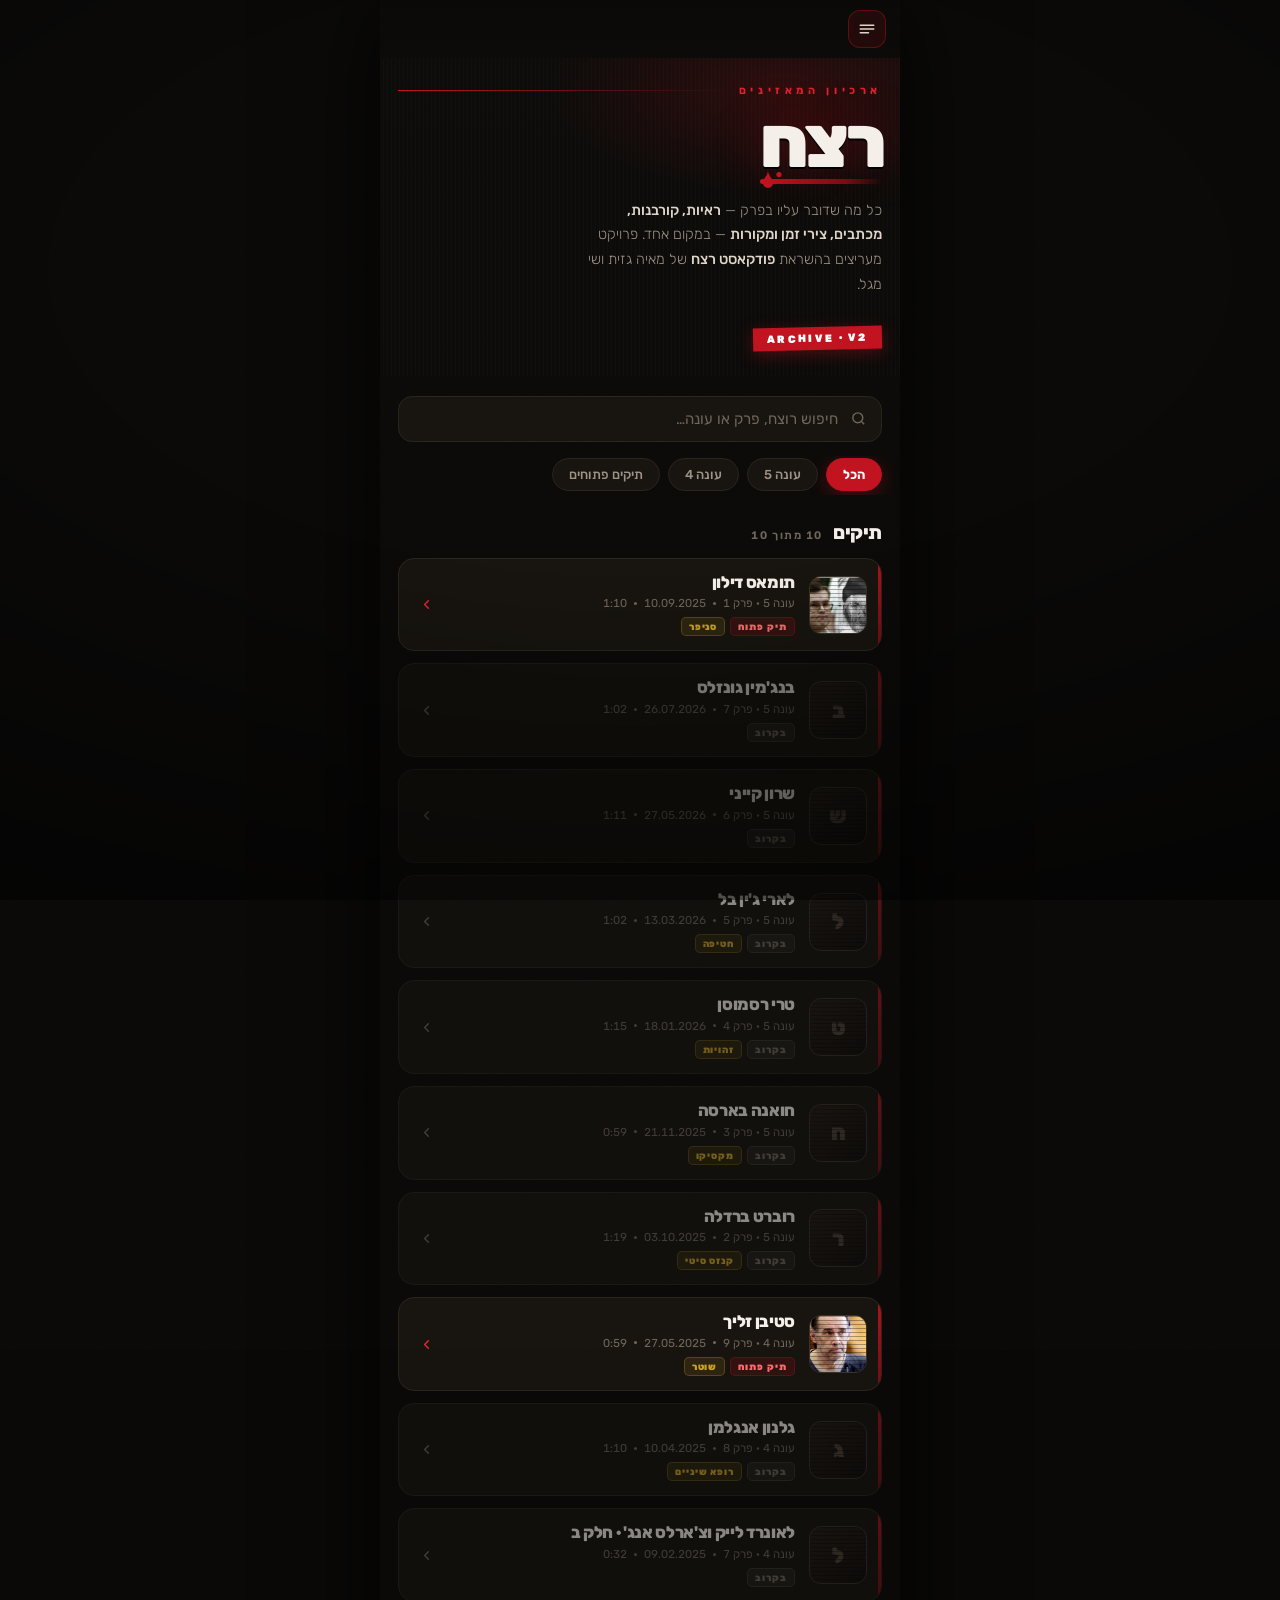
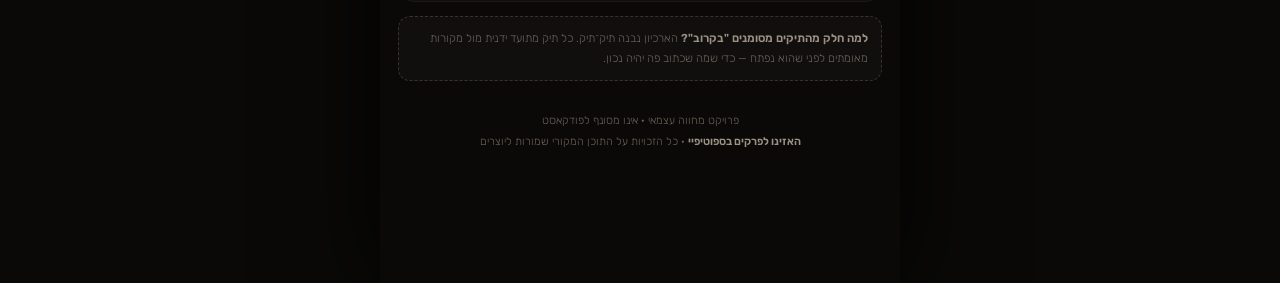
<file: retzach-archive.html>
<!DOCTYPE html>
<html lang="he" dir="rtl">
<head>
<meta charset="utf-8">
<meta name="viewport" content="width=device-width,initial-scale=1,viewport-fit=cover,maximum-scale=1">
<meta name="theme-color" content="#0a0908">
<meta name="apple-mobile-web-app-capable" content="yes">
<meta name="apple-mobile-web-app-status-bar-style" content="black-translucent">
<title>רצח · הארכיון</title>
<link rel="preconnect" href="https://fonts.googleapis.com">
<link rel="preconnect" href="https://fonts.gstatic.com" crossorigin>
<link href="https://fonts.googleapis.com/css2?family=Rubik:ital,wght@0,300;0,400;0,500;0,600;0,700;0,800;0,900;1,400;1,500&display=swap" rel="stylesheet">
<style>
/* ============ TOKENS ============ */
:root{
  --bg:#0a0908;
  --bg2:#100e0c;
  --surface:#17140f;
  --surface2:#1f1a15;
  --line:#2b241d;
  --line2:#3a3128;
  --red:#c1121f;
  --red-hot:#e8232f;
  --blood:#7a0b12;
  --bone:#ded5c8;
  --text:#f4efe8;
  --muted:#9c9184;
  --muted2:#6e655a;
  --amber:#c9a227;
  --r:16px;
  --nav:64px;
  --ease:cubic-bezier(.22,.9,.25,1);
  --sat:env(safe-area-inset-top,0px);
  --sab:env(safe-area-inset-bottom,0px);
}
*{box-sizing:border-box;-webkit-tap-highlight-color:transparent}
html,body{margin:0;padding:0}
html{background:var(--bg)}
body{
  font-family:'Rubik',system-ui,-apple-system,sans-serif;
  font-optical-sizing:auto;font-variant-numeric:lining-nums tabular-nums;
  background:var(--bg);color:var(--text);
  -webkit-font-smoothing:antialiased;
  overflow-x:hidden;
  min-height:100dvh;
}
h1,h2,h3,h4,h5,.disp{font-family:'Rubik',system-ui,sans-serif;font-weight:800;letter-spacing:-.02em;margin:0}
a{color:inherit;text-decoration:none}
button{font-family:inherit;border:0;background:none;color:inherit;cursor:pointer;padding:0}
::selection{background:var(--red);color:#fff}

/* ============ ATMOSPHERE ============ */
#grain{position:fixed;inset:-50%;z-index:9999;pointer-events:none;opacity:.055;mix-blend-mode:overlay;
  background-image:url("data:image/svg+xml,%3Csvg xmlns='http://www.w3.org/2000/svg' width='300' height='300'%3E%3Cfilter id='n'%3E%3CfeTurbulence type='fractalNoise' baseFrequency='.85' numOctaves='4'/%3E%3C/filter%3E%3Crect width='300' height='300' filter='url(%23n)'/%3E%3C/svg%3E");
  animation:grainShift 7s steps(6) infinite}
@keyframes grainShift{0%{transform:translate(0,0)}20%{transform:translate(-3%,2%)}40%{transform:translate(2%,-3%)}60%{transform:translate(-2%,-2%)}80%{transform:translate(3%,1%)}100%{transform:translate(0,0)}}
#vignette{position:fixed;inset:0;z-index:9998;pointer-events:none;
  background:radial-gradient(115% 85% at 50% 30%,transparent 40%,rgba(0,0,0,.62) 100%)}

/* ============ APP SHELL ============ */
#app{position:relative;min-height:100dvh;max-width:520px;margin:0 auto;
  background:linear-gradient(180deg,#0d0b09 0%,var(--bg) 45%);
  box-shadow:0 0 90px rgba(0,0,0,.9);overflow:hidden}
.view{display:none;animation:viewIn .42s var(--ease) both}
.view.on{display:block}
@keyframes viewIn{from{opacity:0;transform:translateX(-22px)}to{opacity:1;transform:none}}
.view.back{animation:viewBack .42s var(--ease) both}
@keyframes viewBack{from{opacity:0;transform:translateX(22px)}to{opacity:1;transform:none}}
.pad{padding:0 18px}
.spacer{height:calc(120px + var(--sab))}

/* ============ TOP BAR ============ */
.topbar{position:sticky;top:0;z-index:60;padding:calc(var(--sat) + 10px) 14px 10px;
  display:flex;align-items:center;gap:12px;
  background:linear-gradient(180deg,rgba(10,9,8,.96),rgba(10,9,8,.72) 70%,transparent);
  backdrop-filter:blur(14px);-webkit-backdrop-filter:blur(14px);
  transition:background .3s}
.topbar.solid{background:rgba(10,9,8,.94);border-bottom:1px solid var(--line)}
.iconbtn{width:38px;height:38px;border-radius:12px;display:grid;place-items:center;
  background:rgba(255,255,255,.05);border:1px solid var(--line);transition:.2s var(--ease);flex:none}
.iconbtn:active{transform:scale(.9);background:rgba(193,18,31,.2)}
.iconbtn svg{width:18px;height:18px;stroke:var(--bone);stroke-width:2;fill:none;stroke-linecap:round;stroke-linejoin:round}
.topbar .tb-title{font-family:'Rubik',sans-serif;font-weight:800;font-size:16px;opacity:0;transform:translateY(6px);transition:.3s var(--ease);white-space:nowrap;overflow:hidden;text-overflow:ellipsis}
.topbar.solid .tb-title{opacity:1;transform:none}

/* ============ HOME HERO ============ */
.hero{position:relative;padding:26px 18px 26px;overflow:hidden}
.hero:before{content:'';position:absolute;inset:0;
  background:
   radial-gradient(70% 50% at 78% 10%,rgba(193,18,31,.18),transparent 65%),
   repeating-linear-gradient(90deg,transparent 0 3px,rgba(255,255,255,.014) 3px 4px);
  pointer-events:none}
.brandmark{display:flex;align-items:flex-end;gap:10px;position:relative}
.stencil{font-family:'Rubik',sans-serif;font-weight:900;font-size:72px;line-height:.9;
  letter-spacing:-.05em;color:var(--text);position:relative;padding-bottom:6px;
  text-shadow:0 2px 0 #000,0 0 50px rgba(193,18,31,.3)}
.stencil:after{content:'';position:absolute;left:0;right:0;bottom:-2px;height:5px;
  background:linear-gradient(90deg,var(--red),var(--blood) 70%,transparent);border-radius:3px}
.drip{position:absolute;left:2px;bottom:-22px;width:26px;height:34px}
.drip path{fill:var(--red)}
.drip .d2{animation:drip 4.6s var(--ease) infinite}
@keyframes drip{0%,60%{transform:translateY(0);opacity:0}72%{opacity:1}100%{transform:translateY(16px);opacity:0}}
.kicker{font-size:11px;letter-spacing:.42em;color:var(--red-hot);font-weight:700;margin-bottom:14px;
  display:flex;align-items:center;gap:8px}
.kicker:after{content:'';flex:1;height:1px;background:linear-gradient(90deg,var(--red),transparent)}
.hero-sub{margin-top:16px;color:var(--muted);font-size:14.5px;line-height:1.7;max-width:33ch;font-weight:300}
.hero-sub b{color:var(--bone);font-weight:500}
.tape{display:inline-block;margin-top:16px;background:var(--red);color:#fff;font-size:10.5px;font-weight:900;
  letter-spacing:.22em;padding:5px 14px;transform:rotate(-1.4deg);box-shadow:0 4px 16px rgba(193,18,31,.35)}

/* ============ SEARCH + CHIPS ============ */
.search{display:flex;align-items:center;gap:10px;background:var(--surface);border:1px solid var(--line);
  border-radius:14px;padding:0 14px;height:46px;margin:20px 0 14px;transition:.25s var(--ease)}
.search:focus-within{border-color:var(--red);box-shadow:0 0 0 4px rgba(193,18,31,.12)}
.search svg{width:17px;height:17px;stroke:var(--muted2);stroke-width:2;fill:none;flex:none}
.search input{flex:1;background:none;border:0;outline:0;color:var(--text);font-family:inherit;font-size:15px}
.search input::placeholder{color:var(--muted2)}
.chips{display:flex;gap:8px;overflow-x:auto;padding:2px 18px 4px;margin:0 -18px;scrollbar-width:none}
.chips::-webkit-scrollbar{display:none}
.chip{flex:none;padding:8px 16px;border-radius:999px;background:var(--surface);border:1px solid var(--line);
  font-size:13px;font-weight:500;color:var(--muted);transition:.22s var(--ease);white-space:nowrap}
.chip.on{background:var(--red);border-color:var(--red);color:#fff;font-weight:700;box-shadow:0 4px 18px rgba(193,18,31,.34)}
.chip:active{transform:scale(.94)}

/* ============ CASE CARDS ============ */
.sec-head{display:flex;align-items:baseline;gap:10px;margin:26px 0 14px}
.sec-head h2{font-size:19px}
.sec-head span{font-size:11px;color:var(--muted2);letter-spacing:.14em;font-weight:600}
.cases{display:flex;flex-direction:column;gap:12px}
.case{position:relative;display:flex;gap:14px;align-items:center;background:var(--surface);
  border:1px solid var(--line);border-radius:var(--r);padding:14px;overflow:hidden;
  transition:.28s var(--ease);opacity:0;transform:translateY(16px)}
.case.in{opacity:1;transform:none}
.case:before{content:'';position:absolute;inset-inline-start:0;top:0;bottom:0;width:3px;
  background:linear-gradient(180deg,var(--red),var(--blood));opacity:.9}
.case.ready:active{transform:scale(.975);border-color:var(--red)}
.case.soon{opacity:.5}
.case.soon.in{opacity:.55}
.avatar{width:58px;height:58px;flex:none;border-radius:12px;position:relative;overflow:hidden;
  background:linear-gradient(140deg,#241d17,#100d0a);border:1px solid var(--line2);display:grid;place-items:center}
.avatar .init{font-family:'Rubik',sans-serif;font-weight:900;font-size:22px;color:#4d4238}
.avatar:after{content:'';position:absolute;inset:0;
  background:repeating-linear-gradient(0deg,transparent 0 3px,rgba(0,0,0,.32) 3px 4px)}
.case-body{flex:1;min-width:0}
.case-body h3{font-size:16.5px;margin-bottom:3px;line-height:1.25}
.case-meta{font-size:11.5px;color:var(--muted2);display:flex;gap:7px;align-items:center;flex-wrap:wrap;font-weight:400}
.dot{width:3px;height:3px;border-radius:50%;background:var(--muted2);flex:none}
.badge{font-size:9.5px;font-weight:900;letter-spacing:.1em;padding:3px 7px;border-radius:5px;
  background:rgba(193,18,31,.16);color:#ff6b6b;border:1px solid rgba(193,18,31,.3)}
.badge.g{background:rgba(201,162,39,.12);color:var(--amber);border-color:rgba(201,162,39,.28)}
.badge.n{background:rgba(255,255,255,.05);color:var(--muted2);border-color:var(--line2)}
.case .arrow{width:26px;height:26px;flex:none;display:grid;place-items:center;color:var(--muted2)}
.case.ready .arrow{color:var(--red-hot)}
.case .arrow svg{width:15px;height:15px;stroke:currentColor;stroke-width:2.4;fill:none;stroke-linecap:round;stroke-linejoin:round}

/* ============ KILLER HERO ============ */
.khero{position:relative;padding:8px 18px 0;overflow:hidden}
.khero-bg{position:absolute;inset:-40% -20% auto -20%;height:120%;pointer-events:none;
  background:radial-gradient(60% 55% at 50% 22%,rgba(193,18,31,.24),transparent 70%)}
.mug{position:relative;height:210px;border-radius:18px;overflow:hidden;border:1px solid var(--line2);
  background:linear-gradient(160deg,#1c1712,#0b0908);display:grid;place-items:center}
.mug:after{content:'';position:absolute;inset:0;pointer-events:none;
  background:repeating-linear-gradient(0deg,transparent 0 2px,rgba(0,0,0,.28) 2px 3px)}
.mug .scan{position:absolute;left:0;right:0;height:70px;pointer-events:none;
  background:linear-gradient(180deg,transparent,rgba(232,35,47,.08),transparent);animation:scan 5.5s linear infinite}
@keyframes scan{0%{top:-70px}100%{top:100%}}
.corner{position:absolute;width:22px;height:22px;border:2px solid var(--red);opacity:.85}
.c1{top:10px;left:10px;border-right:0;border-bottom:0}
.c2{top:10px;right:10px;border-left:0;border-bottom:0}
.c3{bottom:10px;left:10px;border-right:0;border-top:0}
.c4{bottom:10px;right:10px;border-left:0;border-top:0}
.mug .caselabel{position:absolute;bottom:12px;inset-inline-start:38px;font-size:9.5px;letter-spacing:.24em;
  color:var(--muted2);font-weight:700}
.kname{font-size:38px;line-height:1.02;margin-top:20px;letter-spacing:-.025em}
.kalias{display:inline-block;margin-top:10px;font-size:12px;font-weight:700;letter-spacing:.16em;
  color:#ff7a7a;background:rgba(193,18,31,.13);border:1px solid rgba(193,18,31,.3);padding:5px 12px;border-radius:6px}
.kline{font-size:14px;color:var(--muted);margin-top:12px;line-height:1.7;font-weight:300}

.stats{display:grid;grid-template-columns:repeat(3,1fr);gap:9px;margin-top:20px}
.stat{background:var(--surface);border:1px solid var(--line);border-radius:13px;padding:13px 8px;text-align:center;position:relative;overflow:hidden}
.stat:before{content:'';position:absolute;top:0;left:20%;right:20%;height:1px;background:linear-gradient(90deg,transparent,var(--red),transparent)}
.stat .n{font-family:'Rubik',sans-serif;font-weight:900;font-size:26px;color:var(--text);line-height:1}
.stat .l{font-size:10px;color:var(--muted2);margin-top:6px;letter-spacing:.06em;font-weight:500}

/* ============ TABS ============ */
.tabs{position:sticky;top:calc(var(--sat) + 56px);z-index:50;display:flex;gap:4px;padding:9px 18px;margin:22px -18px 0;
  background:rgba(10,9,8,.93);backdrop-filter:blur(14px);-webkit-backdrop-filter:blur(14px);
  border-top:1px solid var(--line);border-bottom:1px solid var(--line);overflow-x:auto;scrollbar-width:none}
.tabs::-webkit-scrollbar{display:none}
.tab{flex:none;padding:8px 14px;border-radius:10px;font-size:13.5px;font-weight:600;color:var(--muted2);
  transition:.22s var(--ease);white-space:nowrap;position:relative}
.tab.on{color:#fff;background:rgba(193,18,31,.16)}
.tab.on:after{content:'';position:absolute;bottom:2px;left:14px;right:14px;height:2px;background:var(--red);border-radius:2px}
.panel{display:none;animation:fadeUp .38s var(--ease) both}
.panel.on{display:block}
@keyframes fadeUp{from{opacity:0;transform:translateY(14px)}to{opacity:1;transform:none}}

/* ============ REVEAL ============ */
.rv{opacity:0;transform:translateY(20px);transition:opacity .6s var(--ease),transform .6s var(--ease)}
.rv.in{opacity:1;transform:none}

/* ============ BLOCKS ============ */
.block{margin-top:24px}
.block-h{display:flex;align-items:center;gap:9px;margin-bottom:13px}
.block-h .ico{width:26px;height:26px;border-radius:8px;display:grid;place-items:center;flex:none;
  background:rgba(193,18,31,.14);border:1px solid rgba(193,18,31,.26)}
.block-h .ico svg{width:14px;height:14px;stroke:var(--red-hot);stroke-width:2;fill:none;stroke-linecap:round;stroke-linejoin:round}
.block-h h3{font-size:17px}
.card{background:var(--surface);border:1px solid var(--line);border-radius:var(--r);padding:16px}
.prose{font-size:14.8px;line-height:1.85;color:#cfc6ba;font-weight:300}
.prose p{margin:0 0 13px}
.prose p:last-child{margin:0}
.prose b,.prose strong{color:var(--text);font-weight:600}
.prose em{color:var(--amber);font-style:normal;font-weight:500}

.facts{display:flex;flex-direction:column;gap:0}
.fact{display:flex;gap:12px;padding:11px 0;border-bottom:1px dashed var(--line)}
.fact:last-child{border:0;padding-bottom:0}
.fact .k{width:92px;flex:none;font-size:12px;color:var(--muted2);font-weight:600;padding-top:1px}
.fact .v{font-size:14px;color:var(--text);font-weight:400;line-height:1.55}

/* quote */
.quote{position:relative;background:linear-gradient(150deg,#1c1510,#120f0c);border:1px solid var(--line2);
  border-radius:var(--r);padding:22px 20px 18px;margin-top:14px;overflow:hidden}
.quote:before{content:'”';position:absolute;top:-16px;inset-inline-start:12px;font-family:'Rubik',sans-serif;
  font-size:82px;color:var(--red);opacity:.28;line-height:1}
.quote p{font-family:'Rubik',sans-serif;font-size:17.5px;line-height:1.6;color:var(--bone);margin:0;font-weight:400}
.quote .by{margin-top:12px;font-size:11.5px;color:var(--muted2);letter-spacing:.06em;font-family:'Rubik';font-weight:500}
.quote .by b{color:#ff8080;font-weight:700}

/* ============ VICTIMS ============ */
.vgrid{display:flex;flex-direction:column;gap:11px}
.victim{background:var(--surface);border:1px solid var(--line);border-radius:var(--r);overflow:hidden;transition:.3s var(--ease)}
.victim.open{border-color:rgba(193,18,31,.5);box-shadow:0 10px 34px rgba(0,0,0,.5)}
.victim.hl{border-color:var(--red);animation:pulseCard 1.2s var(--ease)}
@keyframes pulseCard{0%,100%{box-shadow:0 0 0 0 rgba(193,18,31,0)}40%{box-shadow:0 0 0 6px rgba(193,18,31,.18)}}
.vhead{display:flex;gap:13px;align-items:center;padding:14px}
.vnum{width:34px;height:34px;flex:none;border-radius:10px;display:grid;place-items:center;
  background:rgba(193,18,31,.12);border:1px solid rgba(193,18,31,.3);
  font-family:'Rubik',sans-serif;font-weight:900;font-size:14px;color:#ff7a7a}
.vhead .t{flex:1;min-width:0}
.vhead h4{font-family:'Rubik',sans-serif;font-size:16px;font-weight:800;margin:0 0 2px}
.vhead .m{font-size:11.5px;color:var(--muted2)}
.vchev{width:20px;height:20px;flex:none;transition:.3s var(--ease);color:var(--muted2)}
.victim.open .vchev{transform:rotate(180deg);color:var(--red-hot)}
.vchev svg{width:100%;height:100%;stroke:currentColor;stroke-width:2.4;fill:none;stroke-linecap:round;stroke-linejoin:round}
.vbody{max-height:0;overflow:hidden;transition:max-height .45s var(--ease)}
.vbody-in{padding:0 14px 16px;border-top:1px dashed var(--line);margin-top:0;padding-top:14px}
.vtags{display:flex;gap:6px;flex-wrap:wrap;margin-bottom:12px}
.vtag{font-size:10.5px;padding:4px 9px;border-radius:6px;background:rgba(255,255,255,.045);
  border:1px solid var(--line2);color:var(--muted);font-weight:500}

/* map */
.mapwrap{background:var(--surface);border:1px solid var(--line);border-radius:var(--r);padding:16px 10px 10px;position:relative}
.mapwrap .lbl{position:absolute;top:12px;inset-inline-end:14px;font-size:9.5px;letter-spacing:.2em;color:var(--muted2);font-weight:700}
#ohio{width:100%;height:auto;display:block;max-height:270px}
#ohio .land{fill:#1d1811;stroke:var(--line2);stroke-width:1.1}
#ohio .pin{cursor:pointer}
#ohio .pin circle.core{fill:var(--red-hot);stroke:#fff;stroke-width:.7}
#ohio .pin circle.halo{fill:none;stroke:var(--red);stroke-width:.9;opacity:.6;transform-origin:center;transform-box:fill-box}
#ohio .pin text{fill:var(--bone);font-size:3.6px;font-family:'Rubik';font-weight:700}
@keyframes ping{0%{r:2.6;opacity:.7}100%{r:8;opacity:0}}

/* ============ TIMELINE ============ */
.tl{position:relative;padding-inline-start:26px;margin-top:6px}
.tl:before{content:'';position:absolute;inset-inline-start:7px;top:6px;bottom:6px;width:2px;
  background:linear-gradient(180deg,var(--red) 0%,var(--blood) 60%,var(--line) 100%);opacity:.55}
.tli{position:relative;padding:0 0 20px}
.tli:before{content:'';position:absolute;inset-inline-start:-24px;top:6px;width:11px;height:11px;border-radius:50%;
  background:var(--bg);border:2px solid var(--muted2);transition:.4s var(--ease)}
.tli.in:before{border-color:var(--red);box-shadow:0 0 0 4px rgba(193,18,31,.15)}
.tli.kill:before{background:var(--red);border-color:var(--red-hot);box-shadow:0 0 12px rgba(232,35,47,.7)}
.tli .yr{font-family:'Rubik',sans-serif;font-weight:900;font-size:13px;color:var(--red-hot);letter-spacing:.04em}
.tli .tt{font-size:14.5px;font-weight:600;margin-top:3px;color:var(--text);line-height:1.45}
.tli .td{font-size:13px;color:var(--muted);margin-top:5px;line-height:1.65;font-weight:300}
.tli.kill .tt{color:#ffb3b3}

/* ============ EVIDENCE ============ */
.evgrid{display:grid;grid-template-columns:1fr 1fr;gap:11px}
.ev{background:var(--surface);border:1px solid var(--line);border-radius:14px;overflow:hidden;
  transition:.26s var(--ease);position:relative;text-align:start}
.ev:active{transform:scale(.965);border-color:var(--red)}
.ev.wide{grid-column:1/-1}
.ev-vis{position:relative;height:112px;background:linear-gradient(150deg,#221b14,#0d0b09);
  display:grid;place-items:center;overflow:hidden;border-bottom:1px solid var(--line)}
.ev.wide .ev-vis{height:150px}
.ev-vis:after{content:'';position:absolute;inset:0;pointer-events:none;
  background:repeating-linear-gradient(0deg,transparent 0 2px,rgba(0,0,0,.25) 2px 3px)}
.ev-vis svg.art{width:92px;height:92px;display:block}
.ev.wide .ev-vis svg.art{width:124px;height:124px}
.ev-stamp{position:absolute;top:8px;inset-inline-start:8px;font-size:8.5px;font-weight:900;letter-spacing:.14em;
  color:#ff8080;border:1px solid rgba(193,18,31,.5);padding:2px 6px;border-radius:4px;
  background:rgba(10,9,8,.6);transform:rotate(-2deg);z-index:2}
.ev-txt{padding:11px 12px 13px}
.ev-txt h5{font-family:'Rubik',sans-serif;font-size:14px;font-weight:800;margin:0 0 4px;line-height:1.3}
.ev-txt p{font-size:11.5px;color:var(--muted2);margin:0;line-height:1.5;font-weight:300}

/* sheet */
#sheet{position:fixed;inset:0;z-index:200;display:none}
#sheet.on{display:block}
#sheet .scrim{position:absolute;inset:0;background:rgba(0,0,0,.72);backdrop-filter:blur(4px);
  animation:fade .3s ease both}
@keyframes fade{from{opacity:0}to{opacity:1}}
#sheet .panel-s{position:absolute;left:50%;transform:translateX(-50%);bottom:0;width:100%;max-width:520px;
  max-height:88dvh;overflow-y:auto;background:var(--bg2);border-top:1px solid var(--line2);
  border-radius:22px 22px 0 0;padding:0 18px calc(28px + var(--sab));animation:sheetUp .42s var(--ease) both;
  box-shadow:0 -20px 60px rgba(0,0,0,.7)}
@keyframes sheetUp{from{transform:translate(-50%,100%)}to{transform:translate(-50%,0)}}
.grab{width:40px;height:4px;border-radius:4px;background:var(--line2);margin:10px auto 16px}
#sheet h4{font-family:'Rubik',sans-serif;font-size:22px;font-weight:800;margin:0 0 6px}
#sheet .sub{font-size:11.5px;color:var(--red-hot);letter-spacing:.16em;font-weight:700;margin-bottom:16px}
#sheet .big-vis{height:190px;border-radius:14px;background:linear-gradient(150deg,#221b14,#0d0b09);
  border:1px solid var(--line2);display:grid;place-items:center;margin-bottom:18px;position:relative;overflow:hidden}
#sheet .big-vis svg.art{width:152px;height:152px;display:block}
.vlegend{display:flex;gap:6px;flex-wrap:wrap;justify-content:center;padding:12px 6px 4px}
.vlegend button{display:flex;align-items:center;gap:6px;background:rgba(255,255,255,.045);
  border:1px solid var(--line2);border-radius:999px;padding:5px 11px 5px 7px;font-size:11.5px;color:var(--muted);
  font-weight:500;transition:.2s var(--ease)}
.vlegend button:active{transform:scale(.94);border-color:var(--red);color:#fff}
.vlegend .n{width:16px;height:16px;border-radius:50%;background:var(--red);color:#fff;font-size:9.5px;
  font-weight:900;display:grid;place-items:center;flex:none}
#sheet .big-vis:after{content:'';position:absolute;inset:0;pointer-events:none;
  background:repeating-linear-gradient(0deg,transparent 0 2px,rgba(0,0,0,.25) 2px 3px)}


/* ============ PHOTOS ============ */
.phwrap{position:relative;width:100%;height:100%;display:grid;place-items:center;overflow:hidden}
.phwrap img{width:100%;height:100%;object-fit:cover;display:block;filter:saturate(.82) contrast(1.06)}
.phwrap .fb{display:none}
.phwrap.noimg img{display:none}
.phwrap.noimg .fb{display:grid;place-items:center;width:100%;height:100%}
.phwrap.contain img{object-fit:contain;background:#0d0b09}
.vphoto{width:100%;height:172px;border-radius:12px;overflow:hidden;border:1px solid var(--line2);
  margin-bottom:13px;position:relative;background:#100d0a}
.vphoto:after{content:'';position:absolute;inset:0;pointer-events:none;
  background:linear-gradient(180deg,transparent 55%,rgba(0,0,0,.55));}
.vphoto .cap{position:absolute;bottom:7px;inset-inline-start:10px;font-size:10px;color:#cfc6ba;z-index:2;
  letter-spacing:.05em;text-shadow:0 1px 4px #000}
.vshots{display:grid;grid-template-columns:1fr 1fr;gap:8px;margin-bottom:13px}
.vshots .vphoto{margin:0;height:150px}

/* ============ WATCH ============ */
.watch{display:flex;flex-direction:column;gap:10px}
.wcard{display:flex;gap:12px;align-items:flex-start;background:var(--surface);border:1px solid var(--line);
  border-radius:14px;padding:13px;transition:.24s var(--ease)}
.wcard:active{transform:scale(.98);border-color:var(--red)}
.wthumb{width:64px;height:46px;flex:none;border-radius:9px;background:linear-gradient(150deg,#241d16,#0d0b09);
  border:1px solid var(--line2);display:grid;place-items:center;position:relative;overflow:hidden}
.wthumb svg{width:20px;height:20px;stroke:none;fill:#ff4d4d}
.wthumb.doc svg{fill:none;stroke:#c9a227;stroke-width:1.9}
.wthumb.pod svg{fill:none;stroke:#1ed760;stroke-width:1.9}
.wbody{flex:1;min-width:0}
.wbody h5{font-size:14px;font-weight:700;margin:0 0 3px;line-height:1.35}
.wbody p{font-size:11.5px;color:var(--muted2);margin:0;line-height:1.5;font-weight:300}
.wtags{display:flex;gap:5px;flex-wrap:wrap;margin-top:7px}
.wtag{font-size:9.5px;font-weight:800;letter-spacing:.06em;padding:3px 8px;border-radius:5px;
  background:rgba(255,255,255,.05);border:1px solid var(--line2);color:var(--muted)}
.wtag.free{background:rgba(46,160,67,.14);border-color:rgba(46,160,67,.38);color:#5ddc7a}
.wtag.ads{background:rgba(201,162,39,.13);border-color:rgba(201,162,39,.34);color:var(--amber)}
.wtag.paid{background:rgba(193,18,31,.13);border-color:rgba(193,18,31,.34);color:#ff8080}

/* ============ LINKS ============ */
.links{display:flex;flex-direction:column;gap:9px}
.lnk{display:flex;align-items:center;gap:12px;background:var(--surface);border:1px solid var(--line);
  border-radius:13px;padding:13px 14px;transition:.24s var(--ease)}
.lnk:active{transform:scale(.98);border-color:var(--red)}
.lnk .li{width:32px;height:32px;flex:none;border-radius:9px;display:grid;place-items:center;
  background:rgba(255,255,255,.05);border:1px solid var(--line2)}
.lnk .li svg{width:15px;height:15px;stroke:var(--bone);stroke-width:1.9;fill:none;stroke-linecap:round;stroke-linejoin:round}
.lnk .li.yt{background:rgba(255,0,0,.13);border-color:rgba(255,0,0,.3)}
.lnk .li.yt svg{stroke:#ff4d4d}
.lnk .li.sp{background:rgba(30,215,96,.12);border-color:rgba(30,215,96,.3)}
.lnk .li.sp svg{stroke:#1ed760}
.lnk .lt{flex:1;min-width:0}
.lnk .lt h5{font-size:14px;font-weight:600;margin:0 0 2px}
.lnk .lt p{font-size:11.5px;color:var(--muted2);margin:0;overflow:hidden;text-overflow:ellipsis;white-space:nowrap;font-weight:300}
.lnk .go{color:var(--muted2);width:16px;height:16px;flex:none}
.lnk .go svg{width:100%;height:100%;stroke:currentColor;stroke-width:2.2;fill:none;stroke-linecap:round;stroke-linejoin:round}

/* ============ PLAYER ============ */
#player{position:fixed;bottom:0;left:50%;transform:translateX(-50%);width:100%;max-width:520px;z-index:120;
  background:rgba(13,11,9,.97);backdrop-filter:blur(18px);-webkit-backdrop-filter:blur(18px);
  border-top:1px solid var(--line2);padding:0 14px calc(10px + var(--sab));
  transition:transform .4s var(--ease);display:none}
#player.on{display:block}
#player.hide{transform:translate(-50%,110%)}
.pl-bar{display:flex;align-items:center;gap:11px;padding:11px 0 0}
.pl-art{width:38px;height:38px;border-radius:9px;flex:none;background:linear-gradient(140deg,var(--blood),#150f0c);
  display:grid;place-items:center;border:1px solid var(--line2)}
.pl-art span{font-family:'Rubik',sans-serif;font-weight:900;font-size:17px;color:#fff;opacity:.85}
.pl-t{flex:1;min-width:0}
.pl-t h5{font-size:13px;font-weight:600;margin:0;white-space:nowrap;overflow:hidden;text-overflow:ellipsis}
.pl-t p{font-size:10.5px;color:var(--muted2);margin:1px 0 0;font-weight:300}
.pl-btn{padding:8px 15px;border-radius:999px;background:var(--red);color:#fff;font-size:12px;font-weight:800;
  letter-spacing:.03em;flex:none;transition:.2s var(--ease);box-shadow:0 4px 16px rgba(193,18,31,.35)}
.pl-btn:active{transform:scale(.92)}
.pl-embed{max-height:0;overflow:hidden;transition:max-height .45s var(--ease)}
#player.open .pl-embed{max-height:190px}
.pl-embed iframe{width:100%;height:152px;border:0;border-radius:12px;margin-top:11px}

/* ============ MISC ============ */
.note{font-size:11.5px;color:var(--muted2);line-height:1.7;margin-top:14px;padding:12px 13px;
  background:rgba(255,255,255,.028);border:1px dashed var(--line2);border-radius:12px;font-weight:300}
.note b{color:var(--muted);font-weight:600}
.foot{text-align:center;padding:30px 18px 10px;color:var(--muted2);font-size:11px;line-height:1.9;font-weight:300}
.foot b{color:var(--muted);font-weight:600}
.empty{text-align:center;padding:44px 20px;color:var(--muted2);font-size:14px}
</style>
</head>
<body>
<div id="grain"></div><div id="vignette"></div>
<div id="app">

<!-- ============ ARCHIVE VIEW ============ -->
<section class="view on" id="v-home">
  <div class="topbar" id="tb-home">
    <div class="iconbtn" style="border-color:rgba(193,18,31,.4);background:rgba(193,18,31,.12)">
      <svg viewBox="0 0 24 24"><path d="M3 7h18M3 12h18M3 17h11"/></svg>
    </div>
    <div class="tb-title">רצח · הארכיון</div>
  </div>

  <div class="hero">
    <div class="kicker">ארכיון המאזינים</div>
    <div class="brandmark">
      <div class="stencil">רצח
        <svg class="drip" viewBox="0 0 26 34"><path d="M6 0c0 6 5 8 5 13a5 5 0 1 1-10 0C1 8 6 6 6 0z"/><path class="d2" d="M17 2a2.6 2.6 0 1 1 0 5.2 2.6 2.6 0 0 1 0-5.2z"/></svg>
      </div>
    </div>
    <p class="hero-sub">כל מה שדובר עליו בפרק — <b>ראיות, קורבנות, מכתבים, צירי זמן ומקורות</b> — במקום אחד. פרויקט מעריצים בהשראת <b>פודקאסט רצח</b> של מאיה גזית ושי מגל.</p>
    <div class="tape">ARCHIVE · V2</div>
  </div>

  <div class="pad">
    <div class="search">
      <svg viewBox="0 0 24 24"><circle cx="11" cy="11" r="7"/><path d="M20 20l-3.5-3.5"/></svg>
      <input id="q" type="search" placeholder="חיפוש רוצח, פרק או עונה…" autocomplete="off">
    </div>
  </div>
  <div class="pad"><div class="chips" id="chips"></div></div>

  <div class="pad">
    <div class="sec-head"><h2>תיקים</h2><span id="count"></span></div>
    <div class="cases" id="cases"></div>
    <div class="note"><b>למה חלק מהתיקים מסומנים "בקרוב"?</b> הארכיון נבנה תיק־תיק. כל תיק מתועד ידנית מול מקורות מאומתים לפני שהוא נפתח — כדי שמה שכתוב פה יהיה נכון.</div>
    <div class="foot">
      פרויקט מחווה עצמאי · אינו מסונף לפודקאסט<br>
      <b>האזינו לפרקים בספוטיפיי</b> · כל הזכויות על התוכן המקורי שמורות ליוצרים
    </div>
  </div>
  <div class="spacer"></div>
</section>

<!-- ============ KILLER VIEW ============ -->
<section class="view" id="v-killer">
  <div class="topbar" id="tb-k">
    <button class="iconbtn" id="back"><svg viewBox="0 0 24 24"><path d="M9 6l6 6-6 6"/></svg></button>
    <div class="tb-title" id="tb-k-title"></div>
  </div>
  <div id="k-content"></div>
  <div class="spacer"></div>
</section>

<!-- ============ PLAYER ============ -->
<div id="player">
  <div class="pl-bar">
    <div class="pl-art"><span>ר</span></div>
    <div class="pl-t"><h5 id="pl-title"></h5><p id="pl-sub"></p></div>
    <button class="pl-btn" id="pl-toggle">האזן לפרק</button>
  </div>
  <div class="pl-embed"><iframe id="pl-frame" allow="autoplay; clipboard-write; encrypted-media; fullscreen; picture-in-picture" loading="lazy"></iframe></div>
</div>

<!-- ============ SHEET ============ -->
<div id="sheet"><div class="scrim"></div><div class="panel-s" id="sheet-body"></div></div>

</div>
<script>
/* ================= RETZACH · ARCHIVE ================= */

/* =====================================================================
   תמונות · IMAGE REGISTRY
   ---------------------------------------------------------------------
   שים קבצי תמונה בתיקייה בשם  img  ליד קובץ ה-HTML, בשמות שלהלן.
   אפשר גם להדביק כאן כתובת URL מלאה או data:image/jpeg;base64,...
   אם קובץ חסר — מוצג במקומו איור SVG, בלי שום שגיאה.
   ===================================================================== */
const IMG = {
  'logo':               'img/logo.jpg',
  'dillon-composite':   'img/dillon-composite.jpg',
  'dillon-illustration':'img/dillon-illustration.jpg',
  'zelich-court':       'img/zelich-court.jpg',
  'gamez-1':            'img/gamez-1.jpg',
  'gamez-2':            'img/gamez-2.jpg',
  'simonson-1':         'img/simonson-1.jpg',
  'simonson-2':         'img/simonson-2.jpg'
};
/* photo(key, fallbackSvg, {contain}) -> HTML */
function photo(key, fb, o = {}) {
  const src = IMG[key];
  if (!src) return `<div class="phwrap noimg"><div class="fb">${fb || ''}</div></div>`;
  return `<div class="phwrap${o.contain ? ' contain' : ''}">
    <img src="${src}" alt="" loading="lazy" onerror="this.closest('.phwrap').classList.add('noimg')">
    <div class="fb">${fb || ''}</div></div>`;
}

/* ---------- SVG ART LIBRARY ---------- */
const S = (b, extra = '') => `<svg class="art" viewBox="0 0 100 100" fill="none" stroke="#7a6d5e" stroke-width="1.6" stroke-linecap="round" stroke-linejoin="round">${extra}${b}</svg>`;
const HALFTONE = `<defs><pattern id="ht" width="3" height="3" patternUnits="userSpaceOnUse"><circle cx="1.5" cy="1.5" r="0.75" fill="#4a4038"/></pattern></defs>`;

const ART = {
  sketch: S(`
    <path d="M28 46c0-14 9-24 22-24s22 10 22 24c0 9-1 16-3 22-3 9-10 15-19 15s-16-6-19-15c-2-6-3-13-3-22z" fill="url(#ht)" stroke="#8a7c6b"/>
    <path d="M27 44c1-12 10-20 23-20s22 8 23 20c1 4-1 6-3 5-6-3-12-4-20-4s-14 1-20 4c-2 1-4-1-3-5z" fill="#241d16" stroke="#a08f79" stroke-width="1.9"/>
    <path d="M26.5 44h47" stroke="#a08f79" stroke-width="2.1"/>
    <path d="M23 60c-2-4-1-8 1-9M77 60c2-4 1-8-1-9" stroke="#8a7c6b"/>
    <circle cx="40" cy="55" r="7.5" stroke="#c1121f" stroke-width="1.7"/>
    <circle cx="60" cy="55" r="7.5" stroke="#c1121f" stroke-width="1.7"/>
    <path d="M47.5 55h5" stroke="#c1121f" stroke-width="1.7"/>
    <path d="M32.5 55h-5M67.5 55h5" stroke="#c1121f" stroke-width="1.7"/>
    <path d="M50 60v8M45 71h10"/>
    <path d="M42 80c4 2.5 12 2.5 16 0"/>
  `, HALFTONE),
  letter: S(`
    <rect x="22" y="16" width="56" height="70" rx="2" fill="#251e17" stroke="#8a7c6b"/>
    <path d="M30 30h40M30 38h40M30 46h32M30 54h40M30 62h24"/>
    <path d="M30 74h20" stroke="#c1121f" stroke-width="2"/>
    <path d="M60 70l14 14M74 70l-14 14" stroke="#c1121f" stroke-width="1.4" opacity=".6"/>
    <rect x="56" y="66" width="22" height="22" rx="3" stroke="#c1121f" stroke-width="1.2" opacity=".5" transform="rotate(-8 67 77)"/>
  `),
  rifle: S(`
    <path d="M6 62c0-4 3-6 7-6l10-1 8-2" fill="#2a221a" stroke="#a08f79" stroke-width="2"/>
    <path d="M6 62c0 5 4 8 9 8l8-1" stroke="#a08f79" stroke-width="2"/>
    <path d="M15 70l3-14" stroke="#a08f79" stroke-width="1.6"/>
    <rect x="23" y="50" width="26" height="10" rx="2" fill="#2a221a" stroke="#a08f79" stroke-width="1.9"/>
    <path d="M49 52h44v5H49z" fill="#241d16" stroke="#a08f79" stroke-width="1.9"/>
    <path d="M35 60l-1 9h9l-2-9" fill="#2a221a" stroke="#a08f79" stroke-width="1.8"/>
    <path d="M34 62c3 3 8 3 9 0" stroke="#c1121f" stroke-width="1.5"/>
    <path d="M28 50l5-9h6l-3 9" fill="#2a221a" stroke="#a08f79" stroke-width="1.8"/>
    <circle cx="31" cy="41" r="2.2" fill="#c1121f" stroke="none"/>
    <path d="M60 52v-6h14v6" fill="none" stroke="#8a7c6b" stroke-width="1.5"/>
    <path d="M93 54.5h5" stroke="#c1121f" stroke-width="2.6"/>
    <text x="70" y="78" text-anchor="middle" style="font-size:7px;fill:#5c5145;font-family:Heebo;font-weight:700" stroke="none">6.5×55</text>
  `),
  profile: S(`
    <path d="M50 12l26 10v24c0 18-11 30-26 36-15-6-26-18-26-36V22z" fill="#241d16" stroke="#8a7c6b" stroke-width="1.9"/>
    <circle cx="50" cy="42" r="9"/>
    <path d="M35 66c3-8 8-12 15-12s12 4 15 12"/>
    <path d="M40 26h20" stroke="#c1121f" stroke-width="1.8"/>
  `),
  calendar: S(`
    <rect x="18" y="22" width="64" height="60" rx="4" fill="#241d16" stroke="#8a7c6b" stroke-width="1.8"/>
    <path d="M18 36h64" stroke="#8a7c6b" stroke-width="1.8"/>
    <path d="M32 22V14M68 22v-8"/>
    ${[0,1,2,3].map(r=>[0,1,2,3,4,5].map(c=>`<path d="M${28+c*9} ${47+r*10}l4 4 5-7" stroke="${(r*6+c)%5===0?'#c1121f':'#5c5145'}" stroke-width="1.5"/>`).join('')).join('')}
  `),
  fire: S(`
    <path d="M50 14c10 14 4 20 10 24 4 3 8-1 8-6 9 9 12 20 12 28 0 15-13 26-30 26S20 75 20 60c0-13 8-26 16-32 5-4 9-8 14-14z" fill="#2a1810" stroke="#c1121f" stroke-width="1.9"/>
    <path d="M50 44c5 8 2 12 6 15 3 2 5-1 5-4 5 5 7 11 7 16 0 8-8 15-18 15s-18-7-18-15c0-8 5-15 10-19 3-2 6-5 8-8z" stroke="#e8232f" stroke-width="1.6"/>
    <path d="M50 62c2 4 1 6 3 7" stroke="#c9a227" stroke-width="1.6"/>
  `),
  silencer: S(`
    <rect x="14" y="44" width="34" height="11" rx="5.5" fill="#241d16" stroke="#a08f79" stroke-width="1.9"/>
    <path d="M20 44v11M27 44v11M34 44v11M41 44v11" stroke="#5c5145"/>
    <path d="M48 42h16v14H48z" fill="#2a221a" stroke="#a08f79" stroke-width="1.9"/>
    <path d="M60 56l-4 18c-1 4 2 6 6 6h8" stroke="#a08f79" stroke-width="2.2"/>
    <path d="M64 56h10v8H64z" stroke="#a08f79" stroke-width="1.8"/>
    <path d="M72 34l6-8" stroke="#c1121f" stroke-width="1.8"/>
  `),
  witness: S(`
    <circle cx="38" cy="34" r="11" stroke="#a08f79" stroke-width="1.9"/>
    <path d="M18 74c2-13 9-20 20-20s18 7 20 20" stroke="#a08f79" stroke-width="1.9"/>
    <path d="M58 22h28c3 0 5 2 5 5v18c0 3-2 5-5 5H74l-8 8v-8h-8c-3 0-5-2-5-5V27c0-3 2-5 5-5z" fill="#241d16" stroke="#c1121f" stroke-width="1.7"/>
    <path d="M62 32h20M62 40h13" stroke="#c1121f" stroke-width="1.5"/>
  `),
  arsenal: S(`
    <path d="M20 82V26M34 82V22M48 82V28M62 82V20M76 82V26" stroke="#a08f79" stroke-width="2.2"/>
    <path d="M14 82h72" stroke="#8a7c6b" stroke-width="2.4"/>
    <rect x="16" y="38" width="8" height="6" rx="1" fill="#2a221a" stroke="#a08f79" stroke-width="1.4"/>
    <rect x="30" y="34" width="8" height="6" rx="1" fill="#2a221a" stroke="#c1121f" stroke-width="1.4"/>
    <rect x="44" y="40" width="8" height="6" rx="1" fill="#2a221a" stroke="#a08f79" stroke-width="1.4"/>
    <rect x="58" y="32" width="8" height="6" rx="1" fill="#2a221a" stroke="#c1121f" stroke-width="1.4"/>
    <rect x="72" y="38" width="8" height="6" rx="1" fill="#2a221a" stroke="#a08f79" stroke-width="1.4"/>
  `),
  ballistics: S(`
    <circle cx="46" cy="50" r="30" stroke="#8a7c6b"/><circle cx="46" cy="50" r="21" stroke="#8a7c6b"/>
    <circle cx="46" cy="50" r="12" stroke="#c1121f"/><circle cx="46" cy="50" r="4" fill="#c1121f" stroke="none"/>
    <path d="M86 34l-26 11" stroke="#c1121f" stroke-width="1.6" stroke-dasharray="3 3"/>
    <path d="M78 26l10-4-4 10z" fill="#c1121f" stroke="none"/>
  `),
  drawing: S(`
    <rect x="18" y="18" width="64" height="60" rx="3" fill="#241d16" stroke="#8a7c6b" stroke-width="1.8"/>
    <circle cx="36" cy="38" r="7"/><circle cx="62" cy="38" r="7"/>
    <path d="M36 45v10M62 45v10M28 58h16M54 58h16"/>
    <path d="M30 68c8-4 32-4 40 0" stroke="#c1121f" stroke-width="1.6"/>
    <path d="M74 74l12-12 6 6-12 12-8 2z" fill="#2a221a" stroke="#c9a227" stroke-width="1.6"/>
  `),
  petition: S(`
    <rect x="24" y="14" width="52" height="72" rx="3" fill="#241d16" stroke="#8a7c6b" stroke-width="1.8"/>
    <path d="M32 28h36M32 36h36M32 44h24"/>
    <path d="M32 58c6-6 10 4 16-2s10 4 20-4" stroke="#c1121f" stroke-width="1.7"/>
    <path d="M32 70c6-5 10 3 16-2s10 3 20-3" stroke="#c1121f" stroke-width="1.7" opacity=".6"/>
  `),
  gavel: S(`
    <rect x="44" y="14" width="34" height="16" rx="3" fill="#2a221a" stroke="#a08f79" stroke-width="1.9" transform="rotate(38 61 22)"/>
    <path d="M46 34L24 62" stroke="#a08f79" stroke-width="3.4"/>
    <path d="M18 74h34" stroke="#c1121f" stroke-width="3"/>
    <path d="M62 62l16 16" stroke="#5c5145" stroke-width="1.4" stroke-dasharray="3 3"/>
  `),
  prison: S(`
    <rect x="20" y="20" width="60" height="62" rx="3" fill="#241d16" stroke="#8a7c6b" stroke-width="1.8"/>
    <path d="M32 20v62M44 20v62M56 20v62M68 20v62" stroke="#a08f79" stroke-width="2"/>
    <circle cx="50" cy="44" r="7" stroke="#c1121f" stroke-width="1.6"/>
    <path d="M38 66c3-7 8-10 12-10s9 3 12 10" stroke="#c1121f" stroke-width="1.6"/>
  `),
  suitcase: S(`
    <rect x="16" y="34" width="68" height="48" rx="6" fill="#241d16" stroke="#a08f79" stroke-width="2"/>
    <path d="M38 34v-6a4 4 0 0 1 4-4h16a4 4 0 0 1 4 4v6" stroke="#a08f79" stroke-width="2"/>
    <path d="M16 50h68M16 66h68" stroke="#5c5145"/>
    <rect x="42" y="44" width="16" height="10" rx="2" fill="#2a221a" stroke="#c1121f" stroke-width="1.8"/>
    <path d="M28 82v6M72 82v6" stroke="#8a7c6b"/>
    <path d="M62 24l14-8" stroke="#c1121f" stroke-width="1.5" stroke-dasharray="3 3"/>
  `),
  handcuffs: S(`
    <circle cx="32" cy="56" r="17" stroke="#a08f79" stroke-width="2.4"/>
    <circle cx="32" cy="56" r="12" stroke="#5c5145" stroke-width="1.4"/>
    <circle cx="68" cy="56" r="17" stroke="#a08f79" stroke-width="2.4"/>
    <circle cx="68" cy="56" r="12" stroke="#5c5145" stroke-width="1.4"/>
    <path d="M46 50h8M46 62h8" stroke="#c1121f" stroke-width="2.2"/>
    <path d="M32 39v-8M68 39v-8" stroke="#8a7c6b" stroke-width="1.6"/>
    <text x="50" y="20" text-anchor="middle" style="font-size:8px;fill:#7a6d5e;font-family:Rubik;font-weight:700" stroke="none">mrhandcuffs</text>
  `),
  police: S(`
    <path d="M50 12l28 9v26c0 17-12 30-28 37-16-7-28-20-28-37V21z" fill="#241d16" stroke="#a08f79" stroke-width="2"/>
    <path d="M50 30l4.6 9.4 10.4 1.5-7.5 7.3 1.8 10.3L50 53.6 40.7 58.5l1.8-10.3-7.5-7.3 10.4-1.5z" fill="#2a221a" stroke="#c9a227" stroke-width="1.6"/>
    <path d="M36 70h28" stroke="#c1121f" stroke-width="2"/>
    <path d="M22 24l56 44" stroke="#c1121f" stroke-width="2.4" opacity=".85"/>
  `),
  dental: S(`
    <path d="M50 20c-8-6-22-5-25 6-3 10 2 18 4 28 2 9 3 20 8 20s4-14 13-14 8 14 13 14 6-11 8-20c2-10 7-18 4-28-3-11-17-12-25-6z" fill="#241d16" stroke="#a08f79" stroke-width="2"/>
    <path d="M50 20v10" stroke="#5c5145"/>
    <circle cx="50" cy="46" r="9" stroke="#c1121f" stroke-width="1.7"/>
    <path d="M57 53l9 9" stroke="#c1121f" stroke-width="2.2"/>
  `),
  crate: S(`
    <rect x="18" y="30" width="64" height="46" rx="3" fill="#241d16" stroke="#a08f79" stroke-width="2"/>
    <path d="M18 30l64 46M82 30L18 76" stroke="#5c5145" stroke-width="1.4"/>
    <path d="M18 44h64M18 62h64" stroke="#8a7c6b" stroke-width="1.6"/>
    <path d="M40 84h20" stroke="#c1121f" stroke-width="2.2"/>
    <path d="M44 22h12v8H44z" fill="#2a221a" stroke="#c1121f" stroke-width="1.6"/>
  `),
  chat: S(`
    <rect x="14" y="20" width="72" height="48" rx="5" fill="#241d16" stroke="#a08f79" stroke-width="2"/>
    <path d="M40 68l-3 12h26l-3-12M30 80h40" stroke="#a08f79" stroke-width="1.8"/>
    <rect x="22" y="30" width="26" height="16" rx="3" fill="#2a221a" stroke="#5c5145" stroke-width="1.4"/>
    <rect x="54" y="30" width="24" height="12" rx="3" fill="#2a221a" stroke="#c1121f" stroke-width="1.5"/>
    <path d="M22 54h34" stroke="#c1121f" stroke-width="1.8"/>
  `),
  hotel: S(`
    <rect x="16" y="18" width="68" height="64" rx="4" fill="#241d16" stroke="#a08f79" stroke-width="2"/>
    <rect x="26" y="28" width="14" height="12" rx="2" stroke="#5c5145" stroke-width="1.4"/>
    <rect x="46" y="28" width="14" height="12" rx="2" stroke="#5c5145" stroke-width="1.4"/>
    <rect x="66" y="28" width="8" height="12" rx="2" stroke="#5c5145" stroke-width="1.4"/>
    <rect x="26" y="50" width="14" height="12" rx="2" stroke="#c1121f" stroke-width="1.6"/>
    <rect x="46" y="50" width="14" height="12" rx="2" stroke="#5c5145" stroke-width="1.4"/>
    <path d="M34 82V70h14v12" stroke="#a08f79" stroke-width="1.8"/>
    <path d="M62 74h14" stroke="#c1121f" stroke-width="2"/>
  `),
  scale: S(`
    <path d="M50 18v58M34 76h32" stroke="#a08f79" stroke-width="2.4"/>
    <path d="M22 32h56" stroke="#a08f79" stroke-width="2.2"/>
    <circle cx="50" cy="26" r="3.4" fill="#c1121f" stroke="none"/>
    <path d="M22 32l-8 18h16zM78 32l-8 18h16z" fill="#241d16" stroke="#c1121f" stroke-width="1.7"/>
  `),
  portrait: S(`
    <rect x="16" y="14" width="68" height="72" rx="5" fill="#1c1710" stroke="#4a4038" stroke-width="1.6"/>
    <circle cx="50" cy="44" r="14" stroke="#5c5145" stroke-width="1.8"/>
    <path d="M27 78c4-14 12-21 23-21s19 7 23 21" stroke="#5c5145" stroke-width="1.8"/>
    <text x="50" y="94" text-anchor="middle" style="font-size:6px;fill:#4a4038;font-family:Rubik;font-weight:600" stroke="none">תמונה</text>
  `),
  mother: S(`
    <path d="M50 82C30 68 18 56 18 42c0-10 8-17 17-17 6 0 11 3 15 8 4-5 9-8 15-8 9 0 17 7 17 17 0 14-12 26-32 40z" fill="#2a1013" stroke="#c1121f" stroke-width="1.9"/>
    <path d="M36 40h28M36 48h20" stroke="#e8b0b0" stroke-width="1.5" opacity=".7"/>
  `)
};

/* ---------- DATABASE ---------- */
const EPISODES = [
  { id:'dillon', s:5, e:1, name:'תומאס דילון', date:'10.09.2025', dur:'1:10', tag:'סניפר', ready:true,
    img:'dillon-composite', teaser:'צייד חובב נשק שעולם הפנטזיה שלו הפך למסוכן יותר ויותר' },
  { id:null, s:5, e:7, name:"בנג'מין גונזלס", date:'26.07.2026', dur:'1:02', tag:'', ready:false },
  { id:null, s:5, e:6, name:'שרון קייני', date:'27.05.2026', dur:'1:11', tag:'', ready:false },
  { id:null, s:5, e:5, name:"לארי ג'ין בל", date:'13.03.2026', dur:'1:02', tag:'חטיפה', ready:false },
  { id:null, s:5, e:4, name:'טרי רסמוסן', date:'18.01.2026', dur:'1:15', tag:'זהויות', ready:false },
  { id:null, s:5, e:3, name:'חואנה בארסה', date:'21.11.2025', dur:'0:59', tag:'מקסיקו', ready:false },
  { id:null, s:5, e:2, name:'רוברט ברדלה', date:'03.10.2025', dur:'1:19', tag:'קנזס סיטי', ready:false },
  { id:'zelich', s:4, e:9, name:'סטיבן זליך', date:'27.05.2025', dur:'0:59', tag:'שוטר', ready:true, img:'zelich-court' },
  { id:null, s:4, e:8, name:'גלנון אנגלמן', date:'10.04.2025', dur:'1:10', tag:'רופא שיניים', ready:false },
  { id:null, s:4, e:7, name:"לאונרד לייק וצ'ארלס אנג' · חלק ב", date:'09.02.2025', dur:'0:32', tag:'', ready:false }
];

const DILLON = {
  id:'dillon', name:'תומאס לי דילון', short:'תומאס דילון', en:'Thomas Lee Dillon',
  alias:'צייד בני האדם',
  ep:'עונה 5 · פרק 1', epDate:'10 בספטמבר 2025', spotify:'2LmyCUQE4omZuJRwWK1Sb4',
  epUrl:'https://open.spotify.com/episode/2LmyCUQE4omZuJRwWK1Sb4',
  heroKey:'dillon-composite', heroArt:'sketch', map:'ohio', caseLabel:'CASE FILE · OHIO 1989–1992',
  line:'בין 1989 ל־1992 מישהו ירה למוות בגברים שיצאו לטבע באוהיו. בלי מניע, בלי היכרות, בלי דפוס שאפשר לתפוס. חמישה הרוגים, שלוש שנים, ורוצח שנראה כמו כל אחד.',
  stats:[ {n:5,l:'קורבנות'}, {n:165,l:'שנים עד תנאי'}, {n:3,l:'שנות רצח'} ],

  facts:[
    ['נולד','9 ביולי 1950, קנטון, אוהיו'],
    ['נפטר','21 באוקטובר 2011 (בן 61), מסרטן, במרכז הרפואי של שב״ס אוהיו'],
    ['השכלה','בוגר עיתונאות, אוניברסיטת אוהיו סטייט (1972)'],
    ['עיסוק','שרטט במחלקת המים של קנטון — 12 שנה'],
    ['מצב משפחתי','נשוי (מ־1978), אב לבן אחד'],
    ['אזור הפעילות','מזרח־מרכז אוהיו — 5 מחוזות'],
    ['נשק','רובי מאוזר — 6.5×55 שוודי ו־.308'],
    ['נעצר','27 בנובמבר 1992'],
    ['הכרעה','12 ביולי 1993 — הודה ב־5 רציחות']
  ],

  story:[
    {h:'הילד עם לוח המוות', t:`אביו של תומאס דילון מת כשהוא היה בן <b>15 חודשים</b>. הוא גדל אצל אם שתוארה כקרה וריחוקה רגשית, ילד שקט שלא בלט לרעה. בגיל ההתבגרות הוא תלה בחדרו <em>לוח מוות</em> — טבלה שבה סימן כל חיה שהרג. הלוח לא נעצר. בתחילת שנות ה־80 הוא כבר התפאר במספר <b>500</b>. בסופו של דבר הוא יודה בהריגת <b>יותר מ־1,000</b> חיות מחמד וחיות משק. בעבודה קראו לו "Killer" — כינוי חיבה משרדי, בדיחה פנימית.`},
    {h:'האדם הנורמלי לחלוטין', t:`בגיל 22 הוא סיים תואר בעיתונאות. הוא עבד 12 שנה כשרטט במחלקת המים העירונית. התחתן ב־1978. היה לו בן. הוא שילם משכנתה, הלך לירידי נשק בסופי שבוע, ושתה. <b>אף אחד לא ראה את זה בא</b> — וזה בדיוק החלק שהפסיכולוג המשפטי ד"ר ג'פרי סמולדון יגדיר בהמשך כמפחיד ביותר בתיק.`},
    {h:'ההסלמה', t:`מהחיות הוא עבר לחיות מחמד — כלבים בחצרות של שכנים, חתולים בצד הדרך. במקביל נשרפו רפתות. בין 1988 ל־1992 נרשמו כ־<b>108 הצתות</b> בארבעה מחוזות; דילון עצמו הודה בהמשך ב־<b>160 שריפות</b> לאורך חמש שנים. שריף מחוז נובל העריך את הנזק ביותר מ־<b>2 מיליון דולר</b>. הוא גם ירה בשלטי דרכים, בחלונות ראווה ובמכוניות חונות. ואז, ב־1 באפריל 1989, הוא ירה באדם.`},
    {h:'למה לא תפסו אותו', t:`חמש הרציחות התפרסו על פני חמישה מחוזות, שלוש שנים, ושלושה סוגי פעילות שונים — ריצה, ציד ודיג. <b>לא היה מניע, לא היתה היכרות, ולא היה קשר בין הקורבנות.</b> משטרות המחוזות לא דיברו ביניהן, וה־FBI לא זיהה דפוס עד הרצח השלישי. מותו של קווין לורינג סווג בכלל כתאונת ציד עד שסווג מחדש כרצח. רק כשקלוד הוקינס נורה על <b>אדמה פדרלית</b> — סכר ווילס קריק — נפתחה חקירה משותפת.`},
    {h:'איך הוא נתפס', t:`ב־11 באוגוסט 1992 פורסם בעיתונות הפרופיל של יחידת מדעי ההתנהגות בקוונטיקו. <b>ריצ'רד פריי</b>, חבר מחטיבת הביניים, קרא אותו וזיהה את חברו הישן — הוא כבר ניסה להתקשר ל־FBI פעם אחת ולא חזרו אליו. ב־26 באוגוסט הוא התקשר לסמל הבלשים וולטר וילסון. שישה שבועות של מעקב מאוחר יותר, ב־27 בנובמבר 1992, דילון נעצר ביציאה מחנות נוחות — על החזקת נשק בניגוד לעסקת טיעון קודמת. ב־4 בדצמבר הביא סוחר נשק ממחוז סטארק רובה מאוזר שוודי שדילון מכר לו ב־6 באפריל 1992 — <b>יום אחרי רצח גארי ברדלי</b>. הבליסטיקה סגרה את התיק.`}
  ],

  quotes:[
    {t:'לא הרגשתי כלום. הם פשוט היו שם. במקום הלא נכון בזמן הלא נכון.', by:'תומאס דילון', role:'על חמשת הקורבנות'},
    {t:'אני המרצח של ג\'יימי פקסטון. משהו בראש שלי הופך אותי לרוצח חסר רחמים, בלי מצפון.', by:'מתוך המכתב האנונימי', role:'נשלח לעיתון Times Leader'},
    {t:'לא חשבתי על הירי בפקסטון יותר משחשבתי על ירי בבקבוק במזבלה.', by:'תומאס דילון', role:'מתוך המכתב'},
    {t:'יש לי בעיות רציניות. אני משוגע. אני רוצה להרוג. אני רוצה להרוג.', by:'תומאס דילון', role:'בבית המשפט'},
    {t:'מה שאתה רואה זה מישהו שנראה ומתנהג בצורה נורמלית באופן מפחיד.', by:'ד"ר ג\'פרי סמולדון', role:'פסיכולוג משפטי'},
    {t:'האם היה לך קל יותר אם הייתי כותבת מילות שנאה? אני לא יכולה — כי אני לא מרגישה שנאה.', by:'ג\'ין פקסטון', role:'אמו של ג\'יימי, במכתב גלוי לרוצח'}
  ],

  victims:[
    {n:1, name:'דונלד ולינג', en:'Donald Welling', age:35, from:'סטרסבורג, אוהיו',
     date:'1 באפריל 1989', county:'מחוז טוסקרוואס', act:'הליכה/ריצה',
     x:74, y:51,
     d:`ולינג, בן 35, יצא להליכה על כביש מחוזי 94 באזור כפרי. הוא נורה למוות ללא כל מגע מוקדם עם היורה. זה היה הרצח הראשון בסדרה — ובאותו רגע אף אחד לא ידע שיש סדרה. במשך שנה וחצי התיק נשאר לבדו, בלי חשוד ובלי מניע.`,
     tags:['הרצח הראשון','כביש כפרי','ללא עדים']},
    {n:2, name:"ג'יימי פקסטון", en:'Jamie Paxton', age:21, from:'באנוק, אוהיו',
     date:'10 בנובמבר 1990', county:'מחוז בלמונט', act:'ציד בקשת',
     x:82, y:57,
     d:`פקסטון, בן 21, יצא לצוד בקשת. הוא נורה <b>שלוש פעמים</b> — בחזה, בברך ובישבן. הרצח שלו הפך לנקודת המפנה של כל התיק: אמו, <b>ג'ין פקסטון</b>, פרסמה מכתבים גלויים לרוצח בעיתון Times Leader במשך חודשים. ואז, יום אחד, הוא ענה.`,
     tags:['3 יריות','הרצח שפיצח את התיק','אם שכתבה לרוצח']},
    {n:3, name:'קווין לורינג', en:'Kevin Loring', age:30, from:'דוקסברי, מסצ\'וסטס',
     date:'28 בנובמבר 1990', county:'מחוז מסקינגהם', act:'ציד צבאים',
     x:66, y:63,
     d:`שמונה עשר יום בלבד אחרי פקסטון. לורינג הגיע ממסצ'וסטס לציד צבאים באוהיו ונורה למוות. מותו סווג תחילה כ<b>תאונת ציד</b> — טעות שעיכבה את זיהוי הדפוס בחודשים. רק בדיעבד הוא סווג מחדש כרצח.`,
     tags:['18 יום אחרי פקסטון','סווג כתאונה','תייר מחוץ למדינה']},
    {n:4, name:'קלוד הוקינס', en:'Claude Hawkins', age:48, from:'מנספילד, אוהיו',
     date:'14 במרץ 1992', county:'מחוז קושוקטון',  act:'דיג',
     x:65, y:53,
     d:`אחרי הפסקה של שנה ורבע, דילון חזר. הוקינס, בן 48, דג בסכר ווילס קריק — <b>שטח בבעלות פדרלית</b>. זה שינה הכל: הרצח הפדרלי גרר את ה־FBI פנימה, וביחד עם שוטרים מארבעה מחוזות ואגף משאבי הטבע של אוהיו הוקם כוח משימה משותף. הבליסטיקה תקשור בהמשך את הרובה לרצח הזה ברמת התאמה של כ־90%.`,
     tags:['שטח פדרלי','כניסת ה־FBI','התאמה בליסטית ~90%']},
    {n:5, name:'גארי ברדלי', en:'Gary Bradley', age:44, from:'וויליאמסטאון, מערב וירג\'יניה',
     date:'5 באפריל 1992', county:'מחוז נובל', act:'דיג',
     x:75, y:65,
     d:`שלושה שבועות אחרי הוקינס. ברדלי, בן 44, דג ליד קולדוול ונורה למוות. זה היה הרצח האחרון — ובסופו של דבר הראשון שנסגר. <b>יום למחרת</b>, ב־6 באפריל 1992, דילון מכר את רובה המאוזר השוודי שלו ביריד נשק במסילון. הרובה יצוץ מחדש שמונה חודשים אחר כך, אצל סוחר נשק שקרא בעיתון.`,
     tags:['הרצח האחרון','הרובה נמכר למחרת','התאמה בליסטית 100%']}
  ],

  timeline:[
    {y:'1950', t:'נולד בקנטון, אוהיו', d:'9 ביולי. אביו ימות כשהוא בן 15 חודשים.'},
    {y:'שנות ה־60', t:'לוח המוות', d:'כנער הוא מתחיל לתעד בחדרו כל חיה שהרג. הרשימה תגיע ל־500 עד תחילת שנות ה־80.'},
    {y:'1972', t:'תואר באוניברסיטת אוהיו סטייט', d:'בוגר עיתונאות. מתחיל לעבוד כשרטט במחלקת המים של קנטון.'},
    {y:'1978', t:'מתחתן', d:'חיים לכאורה רגילים לחלוטין. בעבודה מכנים אותו "Killer" בגלל ההתפארות בהריגת חיות.'},
    {y:'שנות ה־80', t:'מעבר לחיות מחמד', d:'הורג כלבים וחתולים של שכנים. פעם אחת מניח כלב מת מתחת לגריל של שכן. מטריד ילדים של חברים עם פגרים.'},
    {y:'1984', t:'ירי בפנסילבניה', d:'נחקר בחשד לירי בג\'ון ג\'וזף הרווט ב־28 בנובמבר. סירב לדבר על כך. מעולם לא הואשם.'},
    {y:'1988–1992', t:'גל ההצתות', d:'108 הצתות מדווחות בארבעה מחוזות. דילון יודה ב־160 שריפות. נזק מוערך מעל 2 מיליון דולר.'},
    {y:'1989', t:'רצח דונלד ולינג', d:'1 באפריל · מחוז טוסקרוואס. הרצח הראשון.', kill:true},
    {y:'1990', t:"רצח ג'יימי פקסטון", d:'10 בנובמבר · מחוז בלמונט. שלוש יריות.', kill:true},
    {y:'1990', t:'רצח קווין לורינג', d:'28 בנובמבר · מחוז מסקינגהם. סווג תחילה כתאונת ציד.', kill:true},
    {y:'1991', t:'נתפס עם משתיק קול', d:'אוגוסט. פקח ציד עוצר אותו על ירי לא חוקי; בטנדר נמצא אקדח .22 עם משתיק קול. כתב אישום פדרלי.'},
    {y:'1992', t:'רצח קלוד הוקינס', d:'14 במרץ · סכר ווילס קריק, שטח פדרלי. ה־FBI נכנס לתיק.', kill:true},
    {y:'1992', t:'רצח גארי ברדלי', d:'5 באפריל · מחוז נובל. הרצח החמישי והאחרון.', kill:true},
    {y:'1992', t:'מוכר את הרובה — יום אחרי', d:'6 באפריל. מוכר את המאוזר השוודי 6.5×55 ביריד נשק במסילון. הכלי שיפליל אותו.'},
    {y:'1992', t:'עסקת טיעון על משתיק הקול', d:'יולי. מודה בשתי עבירות החזקת משתיק קול. מקבל מבחן ואיסור מוחלט להחזיק נשק.'},
    {y:'1992', t:'הפרופיל מתפרסם', d:'11 באוגוסט. ה־FBI מפרסם את הפרופיל ההתנהגותי בעיתונות המקומית.'},
    {y:'1992', t:"ריצ'רד פריי מתקשר", d:'26 באוגוסט. חבר ילדות קורא את הפרופיל, מזהה את דילון ומוסר את שמו לבלש וולטר וילסון.'},
    {y:'1992', t:'נעצר', d:'27 בנובמבר, אחרי כשישה שבועות של מעקב. נעצר ביציאה מחנות נוחות במחוז טוסקרוואס.'},
    {y:'1992', t:'הרובה חוזר', d:'4 בדצמבר. סוחר נשק ממחוז סטארק מוסר את המאוזר. בליסטיקה: התאמה מלאה לרצח ברדלי, ~90% להוקינס.'},
    {y:'1993', t:'מודה ב־5 רציחות', d:'12 ביולי, בבית המשפט של מחוז נובל. חמישה מאסרי עולם רצופים — 165 שנה עד זכאות לשחרור על תנאי. הודה רק אחרי שעונש המוות ירד מהשולחן.'},
    {y:'1993', t:'8,000 חתימות', d:'תושבי אוהיו חותמים על עצומה שדורשת לשלוח אותו דווקא לכלא הביטחוני Southern Ohio Correctional Facility. המדינה נענתה.'},
    {y:'2011', t:'מת בכלא', d:'21 באוקטובר, בן 61, מסרטן — שלושה שבועות אחרי שאושפז.'},
    {y:'2023', t:'הד מאוחר', d:"הרשעתו של ג'ף טייטוס במישיגן בוטלה ב־2023; דילון הועלה כחשוד חלופי ברצח דאג אסטס וג'ים בנט ב־1990."}
  ],

  evidence:[
    {k:'sketch', art:'sketch', img:'dillon-composite', wide:true, t:'הקלסתרון', s:'ראיה 01',
     p:'הדמות שחיפשו — כובע גרב ומשקפיים.',
     b:`הקלסתרון שהופץ במהלך החקירה תיאר גבר במשקפיים ובכובע גרב. השוואה בין הקלסתרון לבין תמונתו של דילון בבית המשפט היא אחד הרגעים החזקים של התיק — <b>הדמיון קרוב להפליא</b>, ובכל זאת הוא הסתובב חופשי במשך שלוש שנים.<br><br><b>שים לב:</b> האיור כאן הוא המחשה סגנונית. הקלסתרון המקורי מופיע במקורות המקושרים בלשונית "מקורות".`},
    {k:'letter', art:'letter', t:'המכתב האנונימי', s:'ראיה 02',
     p:'הוא ענה לאם של הקורבן שלו.',
     b:`אחרי חודשים שבהם <b>ג'ין פקסטון</b>, אמו של ג'יימי, פרסמה מכתבים גלויים לרוצח בעיתון Times Leader — הוא ענה. מכתב מודפס במכונת כתיבה, אנונימי, שנשלח מדואר מחוץ למרטינס פרי.<br><br>הוא הוכיח את זהותו בפרטים מזירת הרצח שלא פורסמו: שלוש היריות — חזה, ברך, ישבן.<br><br><i>"אני המרצח של ג'יימי פקסטון... משהו בראש שלי הופך אותי לרוצח חסר רחמים, בלי מצפון."</i><br><i>"הייתי שיכור מאוד וקול בראש אמר לי: תעשה את זה."</i><br><i>"חמש דקות אחרי שיריתי בפקסטון, שתיתי בירה וכבר מחקתי הכל מהראש."</i><br><br>המכתב היה גם ההוכחה החזקה ביותר שהרוצח קורא את העיתונות המקומית — מה שהוביל בהמשך לפרסום הפרופיל.`},
    {k:'mother', art:'mother', t:'המכתבים של ג\'ין פקסטון', s:'ראיה 03',
     p:'אם שכתבה לרוצח של בנה, בעיתון.',
     b:`ג'ין פקסטון סירבה לשתוק. היא פרסמה מכתבים גלויים בעיתון המקומי, מכוונים ישירות לרוצח.<br><br><i>"האם היה לך קל יותר אם הייתי כותבת מילות שנאה? אני לא יכולה, כי אני לא מרגישה שנאה."</i><br><br>באוקטובר 1991, כמעט שנה אחרי:<br><i>"עברה כמעט שנה מאז שהרגת את הבן שלי. המשפחה שלנו לא חיה מאז ה־10 בנובמבר. אנחנו שורדים יום אחד בכל פעם."</i><br><br>אחרי גזר הדין היא התקשרה אליו וקראה לו <b>"פחדן עלוב"</b>. היא דיברה איתו על חרטה במשך שעה, וסיימה:<br><i>"דיברנו מספיק. אני לא יכולה לשנוא אותך, אבל לעולם לא אוכל לסלוח לך."</i>`},
    {k:'rifle', art:'rifle', t:'המאוזר השוודי', s:'ראיה 04',
     p:'6.5×55 · נמכר יום אחרי הרצח האחרון.',
     b:`רובה <b>מאוזר שוודי 6.5×55</b>. דילון מכר אותו לסוחר נשק ממחוז סטארק ביריד נשק במסילון ב־<b>6 באפריל 1992</b> — יום אחד בדיוק אחרי שרצח את גארי ברדלי.<br><br>ב־4 בדצמבר 1992, אחרי פנייה ציבורית לאיתור מכירות נשק ותחמושת, הסוחר הביא את הרובה לרשויות. בדיקות בליסטיות של ה־FBI קבעו:<br>· <b>התאמה מלאה (100%)</b> — רצח גארי ברדלי<br>· <b>התאמה של כ־90%</b> — רצח קלוד הוקינס<br><br>ברציחות האחרות נעשה שימוש ברובה <b>.308 מאוזר</b>.`},
    {k:'profile', art:'profile', t:'הפרופיל של ה־FBI', s:'ראיה 05',
     p:'מה קוונטיקו קלעה — ומה פספסה.',
     b:`יחידת מדעי ההתנהגות בקוונטיקו בנתה פרופיל שהתבסס בין השאר על המכתב האנונימי. הוא פורסם בעיתונות ב־<b>11 באוגוסט 1992</b>.<br><br><b>מה שהיה מדויק:</b><br>· גבר לבן משכיל<br>· נטייה להצתות ולהריגת חיות מחמד<br>· ייתכן שהוא איש משפחה "נורמלי" — אבל בעיקרו בודד<br>· היסטוריה של ונדליזם כפייתי<br>· בעיית אלכוהול; הירי מתרחש בשכרות ובעקבות מתח<br><br><b>מה שפוספס:</b><br>· ההערכה היתה שהוא גר קרוב מאוד לזירות — דילון נסע עד 150 מייל<br>· ההערכה היתה שהוא בשנות ה־20 לחייו — בפועל הוא היה בן 42 במעצר<br><br>למרות אי־הדיוקים, זה הפרופיל שגרם לריצ'רד פריי להרים טלפון.`},
    {k:'witness', art:'witness', t:"עדות ריצ'רד פריי", s:'ראיה 06',
     p:'חבר הילדות ששבר את התיק.',
     b:`פריי ודילון הכירו בחטיבת הביניים. כנערים הם נסעו יחד בכפר, ירו בשלטים ובחיות והציתו שריפות. פריי התרחק כשדילון עבר לחיות מחמד:<br><i>"אמרתי לו: תום, אתה חייב להפסיק. אחרת אני לא יוצא איתך יותר. אלה חיות של אנשים."</i><br><br>בנסיעות לירידי נשק דילון שאל אותו:<br><i>"אתה מבין שאפשר לצאת לכפר, למצוא מישהו, ואין עדים? אפשר לירות בו. אין מניע. אתה מבין כמה קל להתחמק מרצח?"</i><br><br>ובפעם אחרת, בשיחה על טד באנדי:<br><i>"תום שאל אותי — 'אתה חושב שאי פעם הרגתי מישהו?' השאלה תפסה אותי לגמרי לא מוכן. הדרך שבה הוא אמר את זה היתה ממש מפחידה."</i><br><br>פריי גם עזר להתאים חצים שנמצאו בפרות מתות לחצים של דילון. הוא כבר ניסה להתקשר ל־FBI פעם אחת — והשאירו הודעה שלא חזרו אליה.`},
    {k:'calendar', art:'calendar', t:'לוח המוות', s:'ראיה 07',
     p:'500 חיות. ואז יותר מ־1,000.',
     b:`כנער תלה דילון בחדרו לוח שבו סימן כל חיה שהרג. עד תחילת שנות ה־80 הוא התפאר שהלוח הגיע ל־<b>500</b>. בהמשך הוא הודה בהריגת <b>יותר מ־1,000 חיות מחמד וחיות משק</b>.<br><br>הוא נהג להביא חיות מתות הביתה. במקרה אחד הניח כלב הרוג מתחת לגריל של שכן. באמצע שנות ה־80 הוא הטריד ילדים של חברים באמצעות פגרים — והוגשה נגדו תלונה אחת במשטרה על הריגת כלב.<br><br>בעבודה במחלקת המים הכינוי שלו היה, פשוטו כמשמעו, <b>"Killer"</b>.`},
    {k:'fire', art:'fire', t:'תיק ההצתות', s:'ראיה 08',
     p:'160 שריפות · מעל 2 מיליון דולר נזק.',
     b:`בין 1988 ל־1992 נרשמו כ־<b>108 הצתות</b> בארבעה מחוזות. דילון עצמו הודה ב־<b>160 שריפות</b> לאורך חמש שנים.<br><br>שריף מחוז נובל העריך את הנזק ב<b>יותר מ־2 מיליון דולר</b>.<br><br>המחוזות שנפגעו: קושוקטון, בלמונט, גרנזי, קרול, קולומביאנה וטוסקרוואס.<br><br>במקביל הוא ירה בשלטי דרכים, בחלונות של חנויות ובמכוניות חונות — התנהגות שריצ'רד פריי דיווח עליה לרשויות באוגוסט 1992.`},
    {k:'silencer', art:'silencer', t:'משתיק הקול', s:'ראיה 09',
     p:'אוגוסט 1991 — המעצר שלא היה.',
     b:`באוגוסט 1991, בין הרצח השלישי לרביעי, פקח ציד עצר את דילון על ירי למטרה שלא כחוק. בחיפוש בטנדר שלו נמצא <b>אקדח .22 עם משתיק קול</b> — עבירה פדרלית.<br><br>ביולי 1992 נחתמה עסקת טיעון: הודאה בשתי עבירות של החזקת משתיק קול בלתי חוקי, בתמורה למבחן ולאיסור מוחלט להחזיק נשק.<br><br>הוא הפר את האיסור מיד. בין ה־7 ל־21 בנובמבר 1992 הוא רכש רובה .22 ואקדח .25 בירידי נשק. <b>ההפרה הזו היא שאפשרה את המעצר</b> ב־27 בנובמבר, לפני שהראיות הבליסטיות בכלל היו בידיים.`},
    {k:'arsenal', art:'arsenal', t:'18 כלי נשק', s:'ראיה 10',
     p:'כולם נקנו מאותו עמית לעבודה.',
     b:`דילון רכש <b>18 כלי נשק</b> מעמית לעבודה שהחזיק רישיון סוחר נשק פדרלי — ביניהם ארבעה רובי .30 ושני רובי מאוזר.<br><br>שני המאוזרים הם מהסוג ששימש בארבע מתוך חמש הרציחות.`},
    {k:'ballistics', art:'ballistics', t:'הבליסטיקה', s:'ראיה 11',
     p:'ההתאמה שסגרה את התיק.',
     b:`אחרי שהרובה נמסר ב־4 בדצמבר 1992, מעבדות ה־FBI ביצעו השוואה בליסטית מול הקליעים משתי זירות דיג:<br><br>· <b>גארי ברדלי</b> — התאמה מלאה<br>· <b>קלוד הוקינס</b> — התאמה של כ־90%<br><br>הראיה הזאת היא שהעבירה את התיק מ"חשד" ל"כתב אישום ברצח". בלי מכירת הרובה יום אחרי הרצח האחרון — ובלי סוחר נשק שקרא עיתון — לא בטוח שהתיק היה נסגר אי פעם.`},
    {k:'gavel', art:'gavel', t:'עסקת הטיעון', s:'ראיה 12',
     p:'165 שנה · הודאה תמורת החיים.',
     b:`ב־<b>12 ביולי 1993</b>, בבית המשפט של מחוז נובל, הודה דילון בחמישה סעיפי רצח: דונלד ולינג, ג'יימי פקסטון, קווין לורינג, קלוד הוקינס וגארי ברדלי.<br><br><b>העונש:</b> חמישה מאסרי עולם רצופים, ללא זכאות לשחרור על תנאי במשך <b>165 שנה</b>.<br><br>הוא הודה <b>רק אחרי שעונש המוות ירד מהשולחן</b>. התובע המחוזי לוסיאן יאנג השלישי אמר שהעסקה היתה "הפתרון המעשי ביותר", אף שהעדיף עונש מוות. סנגורו רוג'ר סיננברג טען שללקוחו "יש חרטות מסוימות".<br><br>בבית המשפט אמר דילון: <i>"יש לי בעיות רציניות. אני משוגע. אני רוצה להרוג. אני רוצה להרוג."</i>`},
    {k:'petition', art:'petition', t:'8,000 החתימות', s:'ראיה 13',
     p:'תושבי אוהיו בחרו לו את הכלא.',
     b:`יותר מ־<b>8,000</b> תושבי אוהיו חתמו על עצומות שדרשו שדילון יישלח דווקא ל־<b>Southern Ohio Correctional Facility</b> — כלא הביטחון המרבי הידוע לשמצה בלוקסוויל.<br><br>דילון חשש מהמקום הזה במפורש. המדינה נענתה לעצומה.`},
    {k:'prison', art:'prison', t:'הסוף', s:'ראיה 14',
     p:'21 באוקטובר 2011 · בן 61.',
     b:`דילון מת ב־<b>21 באוקטובר 2011</b> במרכז הרפואי של שירות בתי הסוהר בקולומבוס, אוהיו, בגיל 61 — מסרטן, כשלושה שבועות אחרי שאושפז.<br><br>הוא מעולם לא הסביר את המניע מעבר לאותו משפט: <i>"הם פשוט היו שם."</i><br><br>ד"ר ג'פרי סמולדון, שראיין אותו, סבר שדילון <b>מסתיר מידע בכוונה</b>: <i>"אני חושב שהוא מתאפק כי הוא רוצה להישאר חידה."</i><br><br>הוא נחקר גם בחשד לירי בג'ון ג'וזף הרווט בפנסילבניה ב־1984 — וסירב לדבר על כך.`},
    {k:'drawing', art:'drawing', img:'dillon-illustration', contain:true, wide:true, t:'האיור של מרי קרסין', s:'ראיה 15',
     p:'תיעוד ויזואלי מהופעת הלייב.',
     b:`מרי קרסין טיטו ליוותה את הסיפור בהופעת הלייב בתיעוד ויזואלי — איור אחד שמסכם את כל הפרק: הילדות, לוח המוות, ההצתות, חמש הרציחות עם התאריכים, המעצר, והמספר 165.<br><br>מאיה המליצה: <b>קודם להאזין לפרק, ואז להסתכל על האיור.</b><br><br>האיור המקורי פורסם בקבוצת הפייסבוק של הפודקאסט.`}
  ],

  watch:[
    {t:'The FBI Files S1E3 — "Human Prey"', d:'הפרק הדוקומנטרי המלא על התיק (1998) · הערוץ הרשמי', u:'https://www.youtube.com/watch?v=UZlBN1WTj24', i:'yt', cost:'free', note:'אנגלית · 44 דק\''},
    {t:'אותו פרק, ב־Tubi', d:'The FBI Files · עונה 1 פרק 3', u:'https://tubitv.com/tv-shows/16285/s01-e03-human-prey', i:'yt', cost:'ads', note:'אנגלית · ייתכן חסימה גיאוגרפית'},
    {t:'העלאה חלופית ביוטיוב', d:'The FBI Files S01E03 — "Human Prey"', u:'https://www.youtube.com/watch?v=VJhsaIs38Mo', i:'yt', cost:'free', note:'אנגלית'},
    {t:'Thomas Lee Dillon — The Roadside Shooter', d:'סרט דוקומנטרי עצמאי', u:'https://www.youtube.com/watch?v=9Rh0BCFLHSA', i:'yt', cost:'free', note:'אנגלית'},
    {t:"L'affaire Thomas Dillon — 5 randonneurs tués", d:'דוקו צרפתי על התיק', u:'https://www.youtube.com/watch?v=lk9FsOl96Dw', i:'yt', cost:'free', note:'צרפתית'},
    {t:'Famous FBI Cases: Ohio — DOUBLE EPISODE', d:'פרק כפול של The FBI Files, כולל תיק דילון', u:'https://www.youtube.com/watch?v=K107nsi-gaA', i:'yt', cost:'free', note:'אנגלית'},
    {t:'"Human Prey" ב־IMDb', d:'פרטי הפרק הדוקומנטרי, 1998', u:'https://www.imdb.com/title/tt1188189/', i:'doc', cost:'info'}
  ],
  watchNote:'הפרק <b>"Human Prey"</b> של The FBI Files הוא התיעוד הוויזואלי המרכזי של התיק — והוא זמין <b>בחינם ובמלואו</b> ביוטיוב, בערוץ הרשמי של הסדרה. מומלץ להתחיל משם.',

  links:[
    {t:'הפרק המלא בספוטיפיי', d:'תכירו: תומאס דילון · עונה 5 פרק 1', u:'https://open.spotify.com/episode/2LmyCUQE4omZuJRwWK1Sb4', i:'sp'},
    {t:'Wikipedia — Thomas Dillon', d:'עובדות יסוד, תאריכים ומקורות', u:'https://en.wikipedia.org/wiki/Thomas_Dillon', i:'doc'},
    {t:'StrangeOutdoors — The Ohio Outdoorsmen Killer', d:'התיעוד המפורט ביותר: מכתבים, פרופיל, מעצר', u:'https://www.strangeoutdoors.com/true-crime-in-the-outdoors/ohio-outdoorsmen-killer', i:'doc'},
    {t:"All That's Interesting — Hunter Of Humans", d:'סקירה עם ציטוטים מהמכתב', u:'https://allthatsinteresting.com/thomas-dillon', i:'doc'},
    {t:'Grunge — המכתב לאם הקורבן', d:'המכתב האנונימי שנשלח למשפחת פקסטון', u:'https://www.grunge.com/1194190/outdoorsman-sniper-thomas-dillon-sent-a-horrifying-letter-to-the-mother-of-one-of-his-victims/', i:'doc'},
    {t:'Times Leader — "Serial killer Thomas Dillon dies"', d:'הידיעה על מותו, 2011', u:'https://www.timesleaderonline.com/news/local-news/2011/10/serial-killer-thomas-dillon-dies/', i:'doc'},
    {t:'Oxygen — "No Remorse"', d:'ראיונות וניתוח פסיכולוגי', u:'https://www.oxygen.com/twisted-killers/crime-news/serial-killer-thomas-dillon-had-no-remorse-for-shooting-ohio-men', i:'doc'},
    {t:'WOOD TV — התיק שנפתח מחדש', d:'החשד לקשר לרצח הכפול במישיגן, 1990', u:'https://www.woodtv.com/news/target-8/alibis-ignored-could-ohio-serial-killer-be-behind-kalamazoo-co-double-homicide/', i:'doc'},
    {t:'קבוצת הפייסבוק של הפודקאסט', d:'הפוסט המקורי, הקלסתרון והאיור של מרי קרסין', u:'https://www.facebook.com/groups/544416173867261/', i:'fb'}
  ]
};

/* ================= סטיבן זליך ================= */
const ZELICH = {
  id:'zelich', name:'סטיבן זליך', short:'סטיבן זליך', en:'Steven M. Zelich',
  alias:'רוצח המזוודות',
  ep:'עונה 4 · פרק 9', epDate:'27 במאי 2025', spotify:'',
  epUrl:'https://creators.spotify.com/pod/profile/maya-gazit/episodes/4---9-e33di3d',
  heroKey:'zelich-court', heroArt:'police', caseLabel:'CASE FILE · WISCONSIN 2012–2014',
  line:'שוטר לשעבר שמערכת שלמה בחרה לא לעצור. שנים של תלונות נשים בתיק האישי שלו נגמרו בהתפטרות מוסכמת במקום בכתב אישום. שלוש עשרה שנה אחר כך התגלו שתי מזוודות בצד כביש בוויסקונסין.',
  stats:[ {n:2,l:'קורבנות'}, {n:70,l:'שנות מאסר'}, {n:22,l:'חודשים עם הגופה'} ],

  facts:[
    ['נולד','1961, ויסקונסין'],
    ['שירות משטרתי','משטרת מקוון 1984–1989 · משטרת ווסט אליס פברואר 1989 – אוגוסט 2001'],
    ['סיום השירות','התפטר באוגוסט 2001 בעקבות חקירה פנימית'],
    ['עיסוק לאחר מכן','מאבטח בחברת Securitas במתקן של Johnson Controls (מ־2007)'],
    ['כינוי ברשת','"mrhandcuffs" — בפורומי BDSM'],
    ['נעצר','25 ביוני 2014, בביתו בווסט אליס'],
    ['הרשעות','הריגה פזיזה מדרגה ראשונה (ויסקונסין) · רצח מדרגה שנייה (מינסוטה) · שני סעיפי הסתרת גופה'],
    ['עונש כולל','70 שנה — 35 + 25 + 10'],
    ['מצב','מרצה עונש; ב־2020 ביקש לחזור בו מהודאתו']
  ],

  story:[
    {h:'"רציתי לתרום לקהילה"', t:`בראיון המיון למשטרה, סטיבן זליך סיפר שהוא רוצה להיות שוטר כדי לעזור לאחרים ולתרום לקהילה שבה הוא חי. הוא סיפר על אביו ג'ורג', שוטר בעצמו, שאליו הביט בהערצה כילד. מה שהוא לא סיפר — לפי הפרק — היה שהוא מחפש עבודה עם <b>כוח ושליטה</b>.<br><br>ב־1984 הוא התקבל למשטרת מקוון. ב־1989 הוא עבר למשטרת ווסט אליס, ויסקונסין.`},
    {h:'תיק אישי מלא בתלונות', t:`התיק האישי שלו, שנחשף לתקשורת ביולי 2014, מתעד <b>שנים</b> של תלונות — כמעט כולן מנשים:<br><br>· ספרית שדיווחה שהוא ארב לה שוב ושוב בסמטאות ולא הפסיק גם אחרי שביקשה. כשעימתו אותו עם זה שהוא מפחיד אותה, הוא השיב שהוא <em>"אמור להפחיד אנשים"</em>.<br>· רקדנית במועדון חשפנות שדיווחה שהוא הזמין אותה לצאת <b>"אינספור פעמים, אולי מאות"</b> לאורך שמונה שנים.<br>· שימוש בסמכות: עצירות תנועה של רקדניות כדי להוציא מהן מספרי טלפון וכתובות.<br>· אישה אחת עברה דירה שלוש פעמים והחליפה למספר חסוי — והוא מצא אותה בכל פעם.`},
    {h:'מאי 2001 — ההזדמנות שהוחמצה', t:`במאי 2001 הגיעה למשטרה תלונה חמורה במיוחד. עובדת מין דיווחה שזליך <b>לא נתן לה לצאת</b> מדירתו בווסט אליס, השליך אותה לרצפה וחנק אותה. היא סיפרה שהאמינה שהוא הולך להרוג אותה, ותיארה אותו במילה אחת: <em>"משוגע"</em>.<br><br>משטרת ווסט אליס <b>מעולם לא העבירה את התיק לפרקליטות המחוז</b>. במקום זה נחתמה הבנה: זליך יתפטר, והתיק לא יועבר להעמדה לדין. באוגוסט 2001 הוא הסיר את התג והלך הביתה — בלי הרשעה, בלי רישום פלילי, בלי שאף אחד ידע.`},
    {h:'שתי נשים, שני מלונות', t:`אחרי המשטרה הוא עבד כמאבטח. ברשת הוא נקרא <b>"mrhandcuffs"</b> וחיפש בפורומי BDSM נשים שיסכימו לתפקיד הכנוע.<br><br><b>ג'ני גיימז</b>, בת 19 מקוטג' גרוב שבאורגון, הכירה אותו ב־2012. ב־28 באוגוסט 2012 היא נחנקה למוות במלון במחוז קנושה, ויסקונסין.<br><br><b>לורה סימונסון</b>, בת 37 מפארמינגטון שבמינסוטה, הכירה אותו בספטמבר 2013. בין ה־2 ל־3 בנובמבר 2013 היא נחנקה למוות במלון Microtel Inn ברוצ'סטר, מינסוטה.<br><br>זליך טען ששני המקרים היו <b>תאונות</b> שקרו במהלך משחקי חנק בהסכמה. מה שאינו שנוי במחלוקת הוא מה שהוא עשה אחר כך.`},
    {h:'22 חודשים', t:`הוא לא התקשר למוקד. הוא הכניס את הגופות למזוודות והחזיק אותן — תחילה בבית, אחר כך בתא המטען של הרכב.<br><br>גופתה של ג'ני גיימז נשארה ברשותו <b>כשנה ועשרה חודשים</b>. בשלב מסוים הוא נסע לכביש כפרי בטאון אוף ג'נבה, מחוז וולוורת', והשליך את שתי המזוודות בשולי North Como Road.<br><br>ב־<b>5 ביוני 2014</b> עובד תחזוקה של הכביש מצא אותן.`},
    {h:'איך הוא נתפס', t:`אחת הגופות זוהתה מהר יחסית דרך רשומות שיניים — <b>לורה סימונסון</b>, שדווחה כנעדרת בנובמבר הקודם. השנייה נשארה "ג'יין דו".<br><br>החקירה הובילה לזליך: לורה נראתה לאחרונה איתו. הוא נעצר ב־<b>25 ביוני 2014</b>. מהתקשורת נמסר שהוא המשיך להשתמש באתרי היכרויות גם אחרי שהמזוודות התגלו בחדשות.<br><br>הזיהוי של הקורבן השנייה הושלם ב־<b>28 ביוני 2014</b>: קלסתרון שפורסם הוביל למשפחתה, ורשומות שיניים ממרפאה בקוטג' גרוב אישרו — ג'ני גיימז, בת 19.`}
  ],

  quotes:[
    {t:'הוא אמור להפחיד אנשים.', by:'סטיבן זליך', role:'תגובתו כשעימתו אותו עם תלונת הספרית'},
    {t:'הוא לא נתן לי לצאת. הוא השליך אותי לרצפה וחנק אותי. חשבתי שהוא הולך להרוג אותי.', by:'המתלוננת מ־2001', role:'התלונה שלא הועברה לפרקליטות'},
    {t:'הוא היה משוגע.', by:'המתלוננת מ־2001', role:'תיאור שנרשם בתיק'},
    {t:'הוא הזמין אותי לצאת אינספור פעמים — אולי מאות — לאורך שמונה שנים.', by:'רקדנית במועדון', role:'מתוך התיק האישי במשטרת ווסט אליס'},
    {t:'הוא הכיר אותן באינטרנט וחנק אותן למוות במהלך יחסי מין.', by:'מתוך כתב האישום', role:'כפי שדווח בתקשורת האמריקאית'},
    {t:'לורה הייתה אמא. ג\'ני הייתה בת 19. שתיהן היו הרבה יותר משתי מזוודות בצד הדרך.', by:'הערת הארכיון', role:'לזכרן'}
  ],

  victims:[
    {n:1, name:"ג'ני גיימז", en:'Jenny Gamez', age:19, f:1, from:"קוטג' גרוב, אורגון",
     date:'28 באוגוסט 2012', county:'מחוז קנושה, ויסקונסין', act:'נחנקה למוות במלון',
     photos:['gamez-1','gamez-2'], x:0, y:0,
     d:`ג'ני הייתה בת <b>19</b>. היא גדלה בקוטג' גרוב שבאורגון וב־2012 נעדרה מבית אביה האומן. היא הכירה את זליך באינטרנט, בצ'אט BDSM.<br><br>ב־28 באוגוסט 2012 היא נחנקה למוות במלון במחוז קנושה, ויסקונסין. גופתה נשארה ברשותו של זליך <b>כמעט שנתיים</b>, עד שהושלכה בצד הדרך ביוני 2014.<br><br>במשך שלושה שבועות היא הייתה "ג'יין דו". קלסתרון שפורסם הוביל למשפחתה, ורשומות שיניים ממרפאה בעיר הולדתה אישרו את זהותה ב־<b>28 ביוני 2014</b>.`,
     tags:['בת 19','זוהתה כג\'יין דו','22 חודשים עד הגילוי']},
    {n:2, name:'לורה סימונסון', en:'Laura Simonson', age:37, f:1, from:'פארמינגטון, מינסוטה',
     date:'2–3 בנובמבר 2013', county:"רוצ'סטר, מינסוטה", act:'נחנקה למוות במלון',
     photos:['simonson-1','simonson-2'], x:0, y:0,
     d:`לורה הייתה בת <b>37</b>, מפארמינגטון שבמינסוטה, ואם. היא הכירה את זליך ברשת בספטמבר 2013, ככל הנראה דרך אתר בונדאז'.<br><br>ב־2 בנובמבר 2013 היא נרשמה איתו למלון <b>Microtel Inn</b> ברוצ'סטר, מינסוטה. היא לא יצאה משם. היא דווחה כנעדרת באותו חודש.<br><br>כשנמצאה במזוודה ביוני 2014 היא הייתה עירומה למעט קולר, עם חבל סביב הצוואר וכדור־פה. היא זוהתה דרך רשומות שיניים — והזיהוי שלה הוא שהוביל את החוקרים ישירות לזליך.`,
     tags:['בת 37','אם','הזיהוי שהוביל למעצר']}
  ],

  timeline:[
    {y:'1961', t:'נולד בוויסקונסין', d:'אביו ג\'ורג\' היה שוטר.'},
    {y:'1984', t:'מצטרף למשטרת מקוון', d:'שוטר סיור. בראיון המיון סיפר שהוא רוצה לעזור לקהילה.'},
    {y:'1989', t:'עובר למשטרת ווסט אליס', d:'פברואר. שוטר סיור. כאן יצטברו התלונות.'},
    {y:'שנות ה־90', t:'תלונות מצטברות', d:'מעקב אחרי ספרית, רקדנית שסירבה לו מאות פעמים, עצירות תנועה כדי להשיג פרטים אישיים של נשים.'},
    {y:'2001', t:'התלונה שנקברה', d:'מאי. עובדת מין מתלוננת שכלא אותה בדירתו, השליך אותה לרצפה וחנק אותה. התיק לא הועבר לפרקליטות.'},
    {y:'2001', t:'מתפטר בהסדר', d:'אוגוסט. מסיים 12 שנה בווסט אליס. בתמורה — לא מוגש כתב אישום.'},
    {y:'2007', t:'מאבטח', d:'עובד ב־Securitas במתקן של Johnson Controls. ברשת הוא "mrhandcuffs".'},
    {y:'2012', t:"רצח ג'ני גיימז", d:'28 באוגוסט · מלון במחוז קנושה, ויסקונסין. בת 19.', kill:true},
    {y:'2013', t:'מכיר את לורה סימונסון', d:'ספטמבר. היכרות בצ\'אט בונדאז\'.'},
    {y:'2013', t:'רצח לורה סימונסון', d:'2–3 בנובמבר · מלון Microtel Inn, רוצ\'סטר, מינסוטה. בת 37.', kill:true},
    {y:'2014', t:'המזוודות מתגלות', d:'5 ביוני. עובד כביש מוצא שתי מזוודות בשולי North Como Road, טאון אוף ג\'נבה, מחוז וולוורת\'.'},
    {y:'2014', t:'נעצר', d:'25 ביוני, בביתו בווסט אליס. תחילה בעוון הסתרת גופות; ערבות של מיליון דולר.'},
    {y:'2014', t:"ג'ני גיימז מזוהה", d:'28 ביוני. קלסתרון הוביל למשפחתה; רשומות שיניים אישרו.'},
    {y:'2016', t:'הודאה בוויסקונסין', d:'25 בינואר. מודה בהריגה פזיזה מדרגה ראשונה והסתרת גופה במחוז קנושה. במרץ נגזרים עליו 35 שנה.'},
    {y:'2017', t:'הודאה במינסוטה', d:'פברואר. מודה ברצח מדרגה שנייה של לורה סימונסון. 25 שנה.'},
    {y:'2017', t:'גזר הדין האחרון', d:'13 באוקטובר, בית המשפט המחוזי של וולוורת\'. עוד 10 שנים על הסתרת הגופות. סה"כ 70 שנה.'},
    {y:'2020', t:'מבקש לחזור בו', d:'מגיש בקשה לבטל את ההודאה בטענה לייצוג משפטי כושל. בנובמבר 2020 בית המשפט לערעורים מחזיר את התיק לדיון הוכחות.'}
  ],

  evidence:[
    {k:'suitcase', art:'suitcase', wide:true, t:'שתי המזוודות', s:'ראיה 01',
     p:'North Como Road · 5 ביוני 2014.',
     b:`שתי מזוודות בשולי כביש כפרי בטאון אוף ג'נבה, מחוז וולוורת', ויסקונסין. עובד תחזוקה של הכביש מצא אותן ב־<b>5 ביוני 2014</b>.<br><br>באחת נמצאה גופה כרוכה בחבל ומכוסה ניילון. בשנייה — אישה עירומה למעט קולר, עם חבל סביב הצוואר וכדור־פה.<br><br>זליך החזיק את המזוודות בביתו במשך חודשים, ולאחר מכן בתא המטען של רכבו, לפני שהשליך אותן. במקרה של ג'ני גיימז מדובר ב<b>כשנה ועשרה חודשים</b>.`},
    {k:'file', art:'letter', t:'התיק האישי', s:'ראיה 02',
     p:'שנים של תלונות — כמעט כולן מנשים.',
     b:`התיק האישי של זליך במשטרת ווסט אליס נחשף לתקשורת ב־<b>9 ביולי 2014</b>, שבועיים אחרי מעצרו. הוא תיעד דפוס שנמשך שנים:<br><br>· <b>מעקב והטרדה</b> — ספרית דיווחה שהוא ארב לה שוב ושוב בסמטאות ולא הפסיק אחרי שביקשה.<br>· <b>חיזורים כפייתיים</b> — רקדנית במועדון חשפנות דיווחה שהוא הזמין אותה לצאת "אינספור פעמים, אולי מאות" לאורך שמונה שנים.<br>· <b>שימוש לרעה בסמכות</b> — עצירות תנועה של רקדניות כדי להוציא מהן טלפונים וכתובות.<br>· <b>איתור</b> — אישה שעברה דירה שלוש פעמים והחליפה למספר חסוי סיפרה שהוא מצא אותה בכל פעם.<br><br>כשעימתו אותו עם כך שהוא מפחיד את הספרית, זליך השיב שהוא <i>"אמור להפחיד אנשים"</i>.`},
    {k:'2001', art:'police', t:'תלונת מאי 2001', s:'ראיה 03',
     p:'התיק שמעולם לא הגיע לפרקליטות.',
     b:`במאי 2001 דיווחה עובדת מין שזליך <b>לא נתן לה לצאת</b> מדירתו בווסט אליס, השליך אותה לרצפה וחנק אותה. היא סיפרה שהאמינה שהוא הולך להרוג אותה, ותיארה אותו כ<i>"משוגע"</i>.<br><br>משטרת ווסט אליס <b>לא העבירה את התיק לפרקליטות המחוז</b>. במקום זה נחתם הסדר: זליך יתפטר, ובתמורה לא יוגש כתב אישום.<br><br>באוגוסט 2001 הוא התפטר. אחת עשרה שנים אחר כך נהרגה ג'ני גיימז — בחנק.`},
    {k:'handle', art:'handcuffs', t:'"mrhandcuffs"', s:'ראיה 04',
     p:'הכינוי שבו חיפש שותפות ברשת.',
     b:`בפורומי ואתרי BDSM השתמש זליך בכינוי <b>"mrhandcuffs"</b> וחיפש נשים שיסכימו לתפקיד הכנוע.<br><br>כך הוא הכיר את ג'ני גיימז ב־2012 ואת לורה סימונסון בספטמבר 2013 — שתיהן בצ'אטים מקוונים, שתיהן נסעו למלון לפגישה, שתיהן לא חזרו.<br><br>לפי הדיווחים בתקשורת, הוא <b>המשיך להשתמש באתרי היכרויות</b> גם אחרי שגילוי המזוודות פורסם בחדשות — עד למעצרו ב־25 ביוני 2014.`},
    {k:'hotel', art:'hotel', t:'שני חדרי המלון', s:'ראיה 05',
     p:'קנושה 2012 · רוצ\'סטר 2013.',
     b:`<b>28 באוגוסט 2012</b> — מלון במחוז קנושה, ויסקונסין. ג'ני גיימז, בת 19, נחנקת למוות.<br><br><b>2 בנובמבר 2013</b> — לורה סימונסון, בת 37, נרשמת עם זליך למלון <b>Microtel Inn</b> ברוצ'סטר, מינסוטה. היא לא יוצאת משם.<br><br>שני המקומות הם מלונות רגילים על אם הדרך. זליך טען בשני המקרים ל<b>תאונה</b> במהלך משחק חנק בהסכמה — טענה שהובילה בסופו של דבר להרשעות בהריגה פזיזה וברצח מדרגה שנייה, ולא ברצח בכוונה תחילה.`},
    {k:'dental', art:'dental', t:'הזיהוי', s:'ראיה 06',
     p:'רשומות שיניים וקלסתרון.',
     b:`<b>לורה סימונסון</b> זוהתה תוך ימים דרך רשומות שיניים — היא דווחה כנעדרת בנובמבר 2013, והזיהוי שלה הוא שהוביל את החוקרים ישירות לזליך.<br><br><b>ג'ני גיימז</b> נשארה "ג'יין דו" במשך שלושה שבועות. משטרת לייק ג'נבה פרסמה <b>קלסתרון</b> שהוביל בסופו של דבר למשפחתה באורגון. רשומות שיניים ממרפאה בקוטג' גרוב אישרו את הזיהוי ב־<b>28 ביוני 2014</b>.`},
    {k:'claim', art:'crate', t:'עדות בת הזוג לשעבר', s:'ראיה 07',
     p:'טענה חמורה — לא אומתה משפטית.',
     b:`אחרי המעצר פנתה בת זוג לשעבר של זליך לתחנת FOX6 במילווקי וטענה טענות קשות על התנהגותו בדירה, בהן שימוש בארגז כלוב.<br><br><b>הערת הארכיון:</b> מדובר בעדות אישית שפורסמה בתקשורת ו<b>לא הוכחה בבית משפט</b>, ואינה חלק מכתבי האישום שבהם הורשע. היא מובאת כאן משום שדוברה בסיקור התיק — לא כעובדה מוכחת. הקישור לכתבה המקורית נמצא בלשונית "מקורות".`},
    {k:'sentence', art:'scale', t:'70 השנים', s:'ראיה 08',
     p:'שלושה גזרי דין, שלוש ערכאות.',
     b:`התיק התפצל בין שלוש תביעות שונות:<br><br>· <b>מחוז קנושה, ויסקונסין</b> — 25 בינואר 2016 מודה בהריגה פזיזה מדרגה ראשונה והסתרת גופה (ג'ני גיימז). <b>35 שנה</b>.<br>· <b>מחוז אולמסטד, מינסוטה</b> — פברואר 2017 מודה ברצח מדרגה שנייה (לורה סימונסון). <b>25 שנה</b>.<br>· <b>מחוז וולוורת', ויסקונסין</b> — 13 באוקטובר 2017, שני סעיפי הסתרת גופה. <b>10 שנים</b> נוספות.<br><br>סה"כ <b>70 שנה</b>. לאור גילו, מדובר בפועל במאסר עולם.`},
    {k:'appeal', art:'gavel', t:'הבקשה לחזור בו', s:'ראיה 09',
     p:'2020 — התיק עדיין לא באמת סגור.',
     b:`ב־2020 הגיש זליך בקשה לבטל את הודאתו, בטענה לייצוג משפטי כושל.<br><br>בנובמבר 2020 החזיר בית המשפט לערעורים של ויסקונסין את התיק לערכאה הנמוכה לצורך <b>דיון הוכחות</b> בטענה.<br><br>המשמעות המעשית: גם אחרי שלושה גזרי דין, ההודאה שעליה נשען חלק מהתיק עדיין נמצאת תחת מחלוקת משפטית.`}
  ],

  watch:[
    {t:'"He kept a girl for 7 years…" — ראיון FOX6', d:'בת זוג לשעבר של זליך, כתבה עם וידאו', u:'https://www.fox6now.com/news/zelichs-former-girlfriend-shares-shocking-information-he-kept-a-girl-for-7-years-in-his-apartment-in-this-crate', i:'yt', cost:'free', note:'אנגלית'},
    {t:'CBS News — Suitcase Murders', d:'סיקור חדשותי מלא של התיק, כולל קטעי וידאו', u:'https://www.cbsnews.com/news/former-wisconsin-cop-charged-in-suitcase-murders/', i:'yt', cost:'free', note:'אנגלית'},
    {t:'Serial Killers — "The Suitcase Killer" (2 חלקים)', d:'פודקאסט Parcast, 2021', u:'https://open.spotify.com/search/The%20Suitcase%20Killer%20Steven%20Zelich', i:'pod', cost:'free', note:'אנגלית'},
    {t:'Our True Crime Podcast · פרק 191', d:'"The Suitcase Killer: Steven Zelich", 2022', u:'https://open.spotify.com/episode/4DzeNPtUzVbwZHlMydnJLP', i:'pod', cost:'free', note:'אנגלית'}
  ],
  watchNote:'על התיק של זליך <b>לא נעשה סרט דוקומנטרי ייעודי</b> נכון להיום. מה שקיים הוא סיקור חדשותי מצולם (FOX6, CBS, WISN) ופרקי פודקאסט. אם וכאשר יצא דוקו — הוא יתווסף כאן.',

  links:[
    {t:'Wikipedia — Steven Zelich', d:'עובדות יסוד, תאריכים ומקורות', u:'https://en.wikipedia.org/wiki/Steven_Zelich', i:'doc'},
    {t:'FOX6 — התיק האישי במשטרת ווסט אליס', d:'שנות התלונות נגדו, כולל תלונת 2001', u:'https://fox6now.com/2014/07/09/personnel-file-out-of-west-allis-pd-shows-years-of-allegations-against-steven-zelich-from-women', i:'doc'},
    {t:'CBS News — זיהוי הקורבן השנייה', d:"ג'ני גיימז מזוהה דרך רשומות שיניים", u:'https://www.cbsnews.com/news/second-victim-in-suitcase-murders-may-be-missing-wis-woman/', i:'doc'},
    {t:'CBS News — "killed 2 during rough sex"', d:'גרסת זליך כפי שנמסרה לחוקרים', u:'https://www.cbsnews.com/news/cop-suitcase-murder-suspect-said-he-killed-2-during-rough-sex/', i:'doc'},
    {t:'Fox News — התפטר כדי להימנע מהעמדה לדין', d:'הרשומות על הסדר הפרישה מ־2001', u:'https://www.foxnews.com/us/records-ex-police-officer-suspected-in-wisconsin-suitcase-deaths-resigned-to-avoid-discipline', i:'doc'},
    {t:'NBC Washington — גזר הדין', d:'35 שנה על מותה של ג\'ני גיימז', u:'https://www.nbcwashington.com/news/national-international/ex-officer-sentenced-for-killing-woman-dumping-body/1992697/', i:'doc'},
    {t:'WMTV — גזר הדין האחרון, אוקטובר 2017', d:'10 שנים נוספות על הסתרת הגופות', u:'https://www.wmtv15news.com/content/news/Zelich-sentenced-for-hiding-bodies-in-suitcases-450859543.html', i:'doc'},
    {t:'FOX6 — הבקשה לבטל את ההודאה', d:'2020, בית המשפט לערעורים', u:'https://www.fox6now.com/news/court-ex-west-allis-officer-can-try-to-rescind-plea-in-suitcase-death', i:'doc'},
    {t:'קבוצת הפייסבוק של הפודקאסט', d:'הפוסט המקורי והראיון עם ג\'יימי בייטס בתגובות', u:'https://www.facebook.com/groups/544416173867261/', i:'fb'}
  ]
};

const DB = { dillon: DILLON, zelich: ZELICH };

/* ---------- ICONS ---------- */
const IC = {
  chev:'<svg viewBox="0 0 24 24"><path d="M6 9l6 6 6-6"/></svg>',
  arrow:'<svg viewBox="0 0 24 24"><path d="M15 6l-6 6 6 6"/></svg>',
  ext:'<svg viewBox="0 0 24 24"><path d="M9 6l-6 6 6 6"/></svg>',
  file:'<svg viewBox="0 0 24 24"><path d="M14 3H7a2 2 0 0 0-2 2v14a2 2 0 0 0 2 2h10a2 2 0 0 0 2-2V8z"/><path d="M14 3v5h5"/></svg>',
  users:'<svg viewBox="0 0 24 24"><path d="M17 20v-2a4 4 0 0 0-4-4H6a4 4 0 0 0-4 4v2"/><circle cx="9.5" cy="7" r="4"/><path d="M22 20v-2a4 4 0 0 0-3-3.9"/></svg>',
  cam:'<svg viewBox="0 0 24 24"><path d="M3 8a2 2 0 0 1 2-2h2l1.5-2h7L17 6h2a2 2 0 0 1 2 2v10a2 2 0 0 1-2 2H5a2 2 0 0 1-2-2z"/><circle cx="12" cy="13" r="4"/></svg>',
  clock:'<svg viewBox="0 0 24 24"><circle cx="12" cy="12" r="9"/><path d="M12 7v5l3 2"/></svg>',
  link:'<svg viewBox="0 0 24 24"><path d="M10 13a5 5 0 0 0 7 0l3-3a5 5 0 0 0-7-7l-1 1"/><path d="M14 11a5 5 0 0 0-7 0l-3 3a5 5 0 0 0 7 7l1-1"/></svg>',
  yt:'<svg viewBox="0 0 24 24"><rect x="2" y="5" width="20" height="14" rx="4"/><path d="M10 9.5l5 2.5-5 2.5z"/></svg>',
  sp:'<svg viewBox="0 0 24 24"><circle cx="12" cy="12" r="9"/><path d="M7.5 9.5c3-1 7-.7 9.5.8M8 13c2.4-.8 5.5-.5 7.5.8M8.6 16c1.9-.6 4.2-.4 5.8.6"/></svg>',
  tv:'<svg viewBox="0 0 24 24"><rect x="2" y="6" width="20" height="13" rx="2"/><path d="M8 3l4 3 4-3"/></svg>',
  doc:'<svg viewBox="0 0 24 24"><path d="M4 5a2 2 0 0 1 2-2h8l6 6v10a2 2 0 0 1-2 2H6a2 2 0 0 1-2-2z"/><path d="M14 3v6h6M8 13h8M8 17h5"/></svg>',
  play:'<svg viewBox="0 0 24 24"><path d="M8 5.5v13l11-6.5z"/></svg>',
  fb:'<svg viewBox="0 0 24 24"><path d="M14 8h3V4h-3a4 4 0 0 0-4 4v2H8v4h2v6h4v-6h3l1-4h-4V9a1 1 0 0 1 1-1z"/></svg>'
};

const COST = {
  free: ['חינם', 'free'],
  ads:  ['חינם עם פרסומות', 'ads'],
  paid: ['בתשלום', 'paid'],
  info: ['דף מידע', '']
};

/* ---------- HELPERS ---------- */
const $ = s => document.querySelector(s);
const $$ = s => [...document.querySelectorAll(s)];
const esc = s => s.replace(/[&<>"]/g, c => ({'&':'&amp;','<':'&lt;','>':'&gt;','"':'&quot;'}[c]));

let io = null;
function observe(root) {
  if (!io) io = new IntersectionObserver(es => es.forEach(e => { if (e.isIntersecting) { e.target.classList.add('in'); io.unobserve(e.target); } }), { threshold: .12, rootMargin: '0px 0px -6% 0px' });
  root.querySelectorAll('.rv:not(.in),.case:not(.in),.tli:not(.in)').forEach(el => io.observe(el));
}

function countUp(el, target) {
  const dur = 1100, t0 = performance.now();
  const step = t => {
    const p = Math.min(1, (t - t0) / dur), e = 1 - Math.pow(1 - p, 3);
    el.textContent = Math.round(target * e).toLocaleString('he-IL');
    if (p < 1) requestAnimationFrame(step);
  };
  requestAnimationFrame(step);
}

/* ---------- HOME ---------- */
let filterS = 'all', query = '';

function renderChips() {
  const seasons = [...new Set(EPISODES.map(e => e.s))].sort((a, b) => b - a);
  $('#chips').innerHTML = `<button class="chip ${filterS === 'all' ? 'on' : ''}" data-s="all">הכל</button>` +
    seasons.map(s => `<button class="chip ${filterS == s ? 'on' : ''}" data-s="${s}">עונה ${s}</button>`).join('') +
    `<button class="chip ${filterS === 'ready' ? 'on' : ''}" data-s="ready">תיקים פתוחים</button>`;
  $$('#chips .chip').forEach(c => c.onclick = () => { filterS = c.dataset.s; renderChips(); renderCases(); });
}

function renderCases() {
  const list = EPISODES.filter(e => {
    if (filterS === 'ready' && !e.ready) return false;
    if (filterS !== 'all' && filterS !== 'ready' && e.s != filterS) return false;
    if (query && !(e.name + ' עונה ' + e.s + ' פרק ' + e.e + ' ' + (e.tag || '')).includes(query)) return false;
    return true;
  });
  $('#count').textContent = `${list.length} מתוך ${EPISODES.length}`;
  const box = $('#cases');
  if (!list.length) { box.innerHTML = `<div class="empty">לא נמצא תיק תואם.</div>`; return; }
  box.innerHTML = list.map(e => `
    <div class="case ${e.ready ? 'ready' : 'soon'}" ${e.ready ? `data-go="${e.id}"` : ''}>
      <div class="avatar">${e.img ? photo(e.img, `<span class="init">${esc(e.name.trim()[0])}</span>`) : `<span class="init">${esc(e.name.trim()[0])}</span>`}</div>
      <div class="case-body">
        <h3>${esc(e.name)}</h3>
        <div class="case-meta">
          <span>עונה ${e.s} · פרק ${e.e}</span><i class="dot"></i><span>${e.date}</span>
          ${e.dur ? `<i class="dot"></i><span>${e.dur}</span>` : ''}
        </div>
        <div style="margin-top:7px;display:flex;gap:5px;flex-wrap:wrap">
          ${e.ready ? `<span class="badge">תיק פתוח</span>` : `<span class="badge n">בקרוב</span>`}
          ${e.tag ? `<span class="badge g">${esc(e.tag)}</span>` : ''}
        </div>
      </div>
      <div class="arrow">${IC.arrow}</div>
    </div>`).join('');
  $$('.case[data-go]').forEach(c => c.onclick = () => openKiller(c.dataset.go));
  observe(box);
}

/* ---------- KILLER PAGE ---------- */
function ohioMap(vics) {
  const pins = vics.map(v => `
    <g class="pin" data-v="${v.n}">
      <circle class="halo" cx="${v.x}" cy="${v.y}" r="3">
        <animate attributeName="r" values="3;9;3" dur="2.8s" begin="${v.n * .38}s" repeatCount="indefinite"/>
        <animate attributeName="opacity" values=".8;0;.8" dur="2.8s" begin="${v.n * .38}s" repeatCount="indefinite"/>
      </circle>
      <circle class="core" cx="${v.x}" cy="${v.y}" r="3.4"/>
      <text x="${v.x}" y="${v.y + 1.5}" text-anchor="middle" style="font-size:4px;fill:#fff;font-weight:900">${v.n}</text>
    </g>`).join('');
  const land = 'M18 27 L41 25 Q54 20 66 25 Q79 29 89 35 L89 62 Q86 69 80 72 Q75 76 72 82 Q64 87 55 88 Q47 92 40 90 Q31 85 25 78 Q21 74 18 73 Z';
  return `<svg id="ohio" viewBox="0 0 100 100">
    <defs><linearGradient id="lg" x1="0" y1="0" x2="0" y2="1">
      <stop offset="0" stop-color="#241d15"/><stop offset="1" stop-color="#171208"/></linearGradient></defs>
    <path class="land" d="${land}" fill="url(#lg)"/>
    <path d="M41 25 Q54 20 66 25 Q79 29 89 35" fill="none" stroke="#2f5f7d" stroke-width="1.6" opacity=".8"/>
    <path d="M43 21 Q56 16 68 20 Q78 24 86 29" fill="none" stroke="#2f5f7d" stroke-width=".6" opacity=".3"/>
    <text x="60" y="15" text-anchor="middle" style="font-size:3.4px;fill:#4a7d9c;font-family:Heebo;letter-spacing:.3px">אגם אירי</text>
    <text x="36" y="56" text-anchor="middle" style="font-size:6px;fill:#332b22;font-family:'Frank Ruhl Libre';font-weight:900;letter-spacing:1px">OHIO</text>
    ${pins}
  </svg>
  <div class="vlegend">${vics.map(v => `<button data-lv="${v.n}"><span class="n">${v.n}</span>${esc(v.name)}</button>`).join('')}</div>`;
}

function openKiller(id) {
  const k = DB[id]; if (!k) return;
  $('#tb-k-title').textContent = k.name;

  const html = `
  <div class="khero">
    <div class="khero-bg"></div>
    <div class="mug">
      <div class="scan"></div>
      <span class="corner c1"></span><span class="corner c2"></span><span class="corner c3"></span><span class="corner c4"></span>
      ${photo(k.heroKey, `<div style="width:150px;height:150px">${ART[k.heroArt] || ART.sketch}</div>`)}
      <div class="caselabel">${esc(k.caseLabel || 'CASE FILE')}</div>
    </div>
    <h1 class="kname">${esc(k.name)}</h1>
    <div><span class="kalias">${esc(k.alias)}</span></div>
    <p class="kline">${k.line}</p>
    <div class="stats">${k.stats.map(s => `<div class="stat"><div class="n" data-n="${s.n}">0</div><div class="l">${esc(s.l)}</div></div>`).join('')}</div>
  </div>

  <div class="tabs" id="tabs">
    <button class="tab on" data-p="file">התיק</button>
    <button class="tab" data-p="vic">הקורבנות</button>
    <button class="tab" data-p="ev">ראיות</button>
    <button class="tab" data-p="tl">ציר זמן</button>
    <button class="tab" data-p="src">מקורות</button>
  </div>

  <div class="pad">

    <!-- FILE -->
    <div class="panel on" id="p-file">
      <div class="block rv"><div class="block-h"><span class="ico">${IC.file}</span><h3>גיליון תיק</h3></div>
        <div class="card"><div class="facts">${k.facts.map(f => `<div class="fact"><div class="k">${esc(f[0])}</div><div class="v">${f[1]}</div></div>`).join('')}</div></div>
      </div>
      ${k.story.map((s, i) => `
      <div class="block rv"><div class="block-h"><span class="ico">${IC.file}</span><h3>${esc(s.h)}</h3></div>
        <div class="card"><div class="prose"><p>${s.t}</p></div></div>
        ${k.quotes[i] ? `<div class="quote rv"><p>${esc(k.quotes[i].t)}</p><div class="by">— <b>${esc(k.quotes[i].by)}</b> · ${esc(k.quotes[i].role)}</div></div>` : ''}
      </div>`).join('')}
      <div class="block rv">
        <div class="quote"><p>${esc(k.quotes[5].t)}</p><div class="by">— <b>${esc(k.quotes[5].by)}</b> · ${esc(k.quotes[5].role)}</div></div>
      </div>
      <div class="note"><b>הערה על דיוק.</b> כל עובדה בעמוד הזה מגובה במקורות המופיעים בלשונית "מקורות". במקרים שבהם מקורות שונים חלוקים (למשל מספר ההצתות המדויק) — מוצגים שני הנתונים.</div>
    </div>

    <!-- VICTIMS -->
    <div class="panel" id="p-vic">
      ${k.map === 'ohio' ? `<div class="block rv"><div class="block-h"><span class="ico">${IC.users}</span><h3>מפת הזירות</h3></div>
        <div class="mapwrap"><span class="lbl">EAST-CENTRAL OHIO</span>${ohioMap(k.victims)}
          <div style="font-size:11px;color:var(--muted2);text-align:center;padding:4px 6px 2px;font-weight:300">לחצו על נקודה כדי לפתוח את התיק של הקורבן · המפה סכמטית</div>
        </div>
      </div>` : ''}
      <div class="block rv"><div class="block-h"><span class="ico">${IC.users}</span><h3>${k.victims.length === 5 ? 'חמשת הקורבנות' : k.victims.length === 2 ? 'שתי הקורבנות' : 'הקורבנות'}</h3></div>
        <div class="vgrid">${k.victims.map(v => `
          <div class="victim" id="vic-${v.n}">
            <div class="vhead">
              <div class="vnum">${v.n}</div>
              <div class="t"><h4>${esc(v.name)}</h4><div class="m">${v.f ? 'בת' : 'בן'} ${v.age} · ${esc(v.from)}</div></div>
              <div class="vchev">${IC.chev}</div>
            </div>
            <div class="vbody"><div class="vbody-in">
              ${v.photos && v.photos.length ? `<div class="${v.photos.length > 1 ? 'vshots' : ''}">${v.photos.map(pk => `<div class="vphoto">${photo(pk, `<div style="width:78px;height:78px;opacity:.55">${ART.portrait}</div>`)}<span class="cap">${esc(v.name)}</span></div>`).join('')}</div>` : ''}
              <div class="vtags">
                <span class="vtag">${esc(v.date)}</span>
                <span class="vtag">${esc(v.county)}</span>
                <span class="vtag">${esc(v.act)}</span>
              </div>
              <div class="prose" style="font-size:14px"><p>${v.d}</p></div>
              <div class="vtags" style="margin-top:12px;margin-bottom:0">${v.tags.map(t => `<span class="vtag" style="border-color:rgba(193,18,31,.3);color:#ff9c9c">${esc(t)}</span>`).join('')}</div>
              <div style="font-size:10.5px;color:var(--muted2);margin-top:10px;letter-spacing:.05em">${esc(v.en)}</div>
            </div></div>
          </div>`).join('')}</div>
      </div>
    </div>

    <!-- EVIDENCE -->
    <div class="panel" id="p-ev">
      <div class="block rv"><div class="block-h"><span class="ico">${IC.cam}</span><h3>קלסר הראיות</h3></div>
        <div class="evgrid">${k.evidence.map((e, i) => `
          <button class="ev ${e.wide ? 'wide' : ''}" data-ev="${i}">
            <div class="ev-vis"><span class="ev-stamp">${esc(e.s)}</span>${e.img ? photo(e.img, ART[e.art] || ART.letter, { contain: e.contain }) : (ART[e.art] || ART.letter)}</div>
            <div class="ev-txt"><h5>${esc(e.t)}</h5><p>${esc(e.p)}</p></div>
          </button>`).join('')}</div>
        <div class="note"><b>תמונות אמיתיות.</b> האיורים כאן הם המחשות סגנוניות שנוצרו לאפליקציה. הקלסתרון המקורי, תמונות הקורבנות והאיור של מרי קרסין זמינים דרך הקישורים בלשונית "מקורות".</div>
      </div>
    </div>

    <!-- TIMELINE -->
    <div class="panel" id="p-tl">
      <div class="block rv"><div class="block-h"><span class="ico">${IC.clock}</span><h3>ציר זמן · 1950–2023</h3></div>
        <div class="tl">${k.timeline.map(t => `
          <div class="tli ${t.kill ? 'kill' : ''}">
            <div class="yr">${esc(t.y)}</div>
            <div class="tt">${esc(t.t)}</div>
            <div class="td">${esc(t.d)}</div>
          </div>`).join('')}</div>
      </div>
    </div>

    <!-- SOURCES -->
    <div class="panel" id="p-src">
      ${k.watch && k.watch.length ? `<div class="block rv"><div class="block-h"><span class="ico">${IC.cam}</span><h3>סרטים ודוקו</h3></div>
        <div class="watch">${k.watch.map(w => `
          <a class="wcard" href="${w.u}" target="_blank" rel="noopener">
            <div class="wthumb ${w.i === 'doc' ? 'doc' : w.i === 'pod' ? 'pod' : ''}">${w.i === 'yt' ? IC.play : w.i === 'pod' ? IC.sp : IC.doc}</div>
            <div class="wbody">
              <h5>${esc(w.t)}</h5><p>${esc(w.d)}</p>
              <div class="wtags">
                <span class="wtag ${COST[w.cost] ? COST[w.cost][1] : ''}">${COST[w.cost] ? COST[w.cost][0] : 'לא ידוע'}</span>
                ${w.note ? `<span class="wtag">${esc(w.note)}</span>` : ''}
              </div>
            </div>
          </a>`).join('')}</div>
        ${k.watchNote ? `<div class="note">${k.watchNote}</div>` : ''}
      </div>` : ''}
      <div class="block rv"><div class="block-h"><span class="ico">${IC.link}</span><h3>מקורות לקריאה</h3></div>
        <div class="links">${k.links.map(l => `
          <a class="lnk" href="${l.u}" target="_blank" rel="noopener">
            <div class="li ${l.i === 'yt' ? 'yt' : l.i === 'sp' ? 'sp' : ''}">${IC[l.i] || IC.doc}</div>
            <div class="lt"><h5>${esc(l.t)}</h5><p>${esc(l.d)}</p></div>
            <div class="go">${IC.ext}</div>
          </a>`).join('')}</div>
        <div class="note">הארכיון הזה הוא פרויקט מחווה של מאזינים. הוא אינו מסונף לפודקאסט רצח ואינו מחליף אותו — <b>הוא נועד לתת מקום אחד לכל מה שדובר בפרק</b>. התוכן המקורי, המחקר והעריכה שייכים למאיה גזית ושי מגל.</div>
      </div>
    </div>

  </div>`;

  $('#k-content').innerHTML = html;
  showView('#v-killer');

  // stats
  $$('#v-killer .stat .n').forEach(el => countUp(el, +el.dataset.n));

  // tabs
  $$('#tabs .tab').forEach(t => t.onclick = () => {
    $$('#tabs .tab').forEach(x => x.classList.remove('on')); t.classList.add('on');
    $$('#v-killer .panel').forEach(p => p.classList.remove('on'));
    const p = $('#p-' + t.dataset.p); p.classList.add('on');
    observe(p);
    window.scrollTo({ top: $('#tabs').offsetTop - 60, behavior: 'smooth' });
  });

  // victims accordion
  $$('#v-killer .victim').forEach(v => {
    v.querySelector('.vhead').onclick = () => {
      const b = v.querySelector('.vbody'), open = v.classList.contains('open');
      $$('#v-killer .victim').forEach(o => { o.classList.remove('open'); o.querySelector('.vbody').style.maxHeight = 0; });
      if (!open) { v.classList.add('open'); b.style.maxHeight = b.scrollHeight + 'px'; }
    };
  });

  // map pins + legend
  const jump = n => {
    const v = $('#vic-' + n);
    if (!v.classList.contains('open')) v.querySelector('.vhead').click();
    v.classList.add('hl'); setTimeout(() => v.classList.remove('hl'), 1300);
    setTimeout(() => v.scrollIntoView({ behavior: 'smooth', block: 'center' }), 60);
  };
  $$('#ohio .pin').forEach(p => p.onclick = () => jump(p.dataset.v));
  $$('.vlegend button').forEach(b => b.onclick = () => jump(b.dataset.lv));

  // evidence sheet
  $$('#v-killer .ev').forEach(b => b.onclick = () => openSheet(k.evidence[+b.dataset.ev]));

  // player
  const pl = $('#player');
  pl.classList.add('on'); pl.classList.remove('open');
  $('#pl-title').textContent = 'תכירו: ' + k.short;
  $('#pl-sub').textContent = k.ep + ' · ' + k.epDate;
  const btn = $('#pl-toggle');
  if (k.spotify) {
    $('#pl-frame').dataset.src = `https://open.spotify.com/embed/episode/${k.spotify}?utm_source=generator&theme=0`;
    btn.dataset.url = ''; btn.textContent = 'האזן לפרק';
  } else {
    $('#pl-frame').dataset.src = ''; $('#pl-frame').src = '';
    btn.dataset.url = k.epUrl || ''; btn.textContent = 'פתח בספוטיפיי';
  }

  observe($('#v-killer'));
}

/* ---------- SHEET ---------- */
function openSheet(e) {
  $('#sheet-body').innerHTML = `
    <div class="grab"></div>
    <div class="big-vis">${e.img ? photo(e.img, ART[e.art] || ART.letter, { contain: true }) : (ART[e.art] || ART.letter)}<span class="ev-stamp" style="top:12px;inset-inline-start:12px">${esc(e.s)}</span></div>
    <h4>${esc(e.t)}</h4>
    <div class="sub">${esc(e.p)}</div>
    <div class="prose">${e.b}</div>
    <div style="height:8px"></div>`;
  $('#sheet').classList.add('on');
  document.body.style.overflow = 'hidden';
}
function closeSheet() { $('#sheet').classList.remove('on'); document.body.style.overflow = ''; }

/* ---------- NAV ---------- */
function showView(sel) {
  $$('.view').forEach(v => v.classList.remove('on', 'back'));
  $(sel).classList.add('on');
  window.scrollTo(0, 0);
}
function goHome() {
  $$('.view').forEach(v => v.classList.remove('on', 'back'));
  const h = $('#v-home'); h.classList.add('on', 'back');
  $('#player').classList.remove('on', 'open');
  $('#pl-frame').src = '';
  window.scrollTo(0, 0);
  history.replaceState({}, '', location.pathname);
}

/* ---------- INIT ---------- */
renderChips(); renderCases();
$('#q').oninput = ev => { query = ev.target.value.trim(); renderCases(); };
$('#back').onclick = goHome;
$('#sheet .scrim').onclick = closeSheet;
$('#pl-toggle').onclick = () => {
  const pl = $('#player'), f = $('#pl-frame');
  if ($('#pl-toggle').dataset.url) { window.open($('#pl-toggle').dataset.url, '_blank', 'noopener'); return; }
  if (!pl.classList.contains('open')) { if (!f.src) f.src = f.dataset.src; pl.classList.add('open'); $('#pl-toggle').textContent = 'סגור'; }
  else { pl.classList.remove('open'); $('#pl-toggle').textContent = 'האזן לפרק'; }
};

let lastY = 0;
addEventListener('scroll', () => {
  const y = scrollY;
  $$('.topbar').forEach(t => t.classList.toggle('solid', y > 70));
  const pl = $('#player');
  if (pl.classList.contains('on') && !pl.classList.contains('open')) pl.classList.toggle('hide', y > lastY && y > 220);
  lastY = y;
}, { passive: true });

addEventListener('keydown', e => { if (e.key === 'Escape') { if ($('#sheet').classList.contains('on')) closeSheet(); else if ($('#v-killer').classList.contains('on')) goHome(); } });

// deep link ?case=dillon
const qp = new URLSearchParams(location.search).get('case');
if (qp && DB[qp]) openKiller(qp);
observe(document);

</script>
</body>
</html>
</file>
